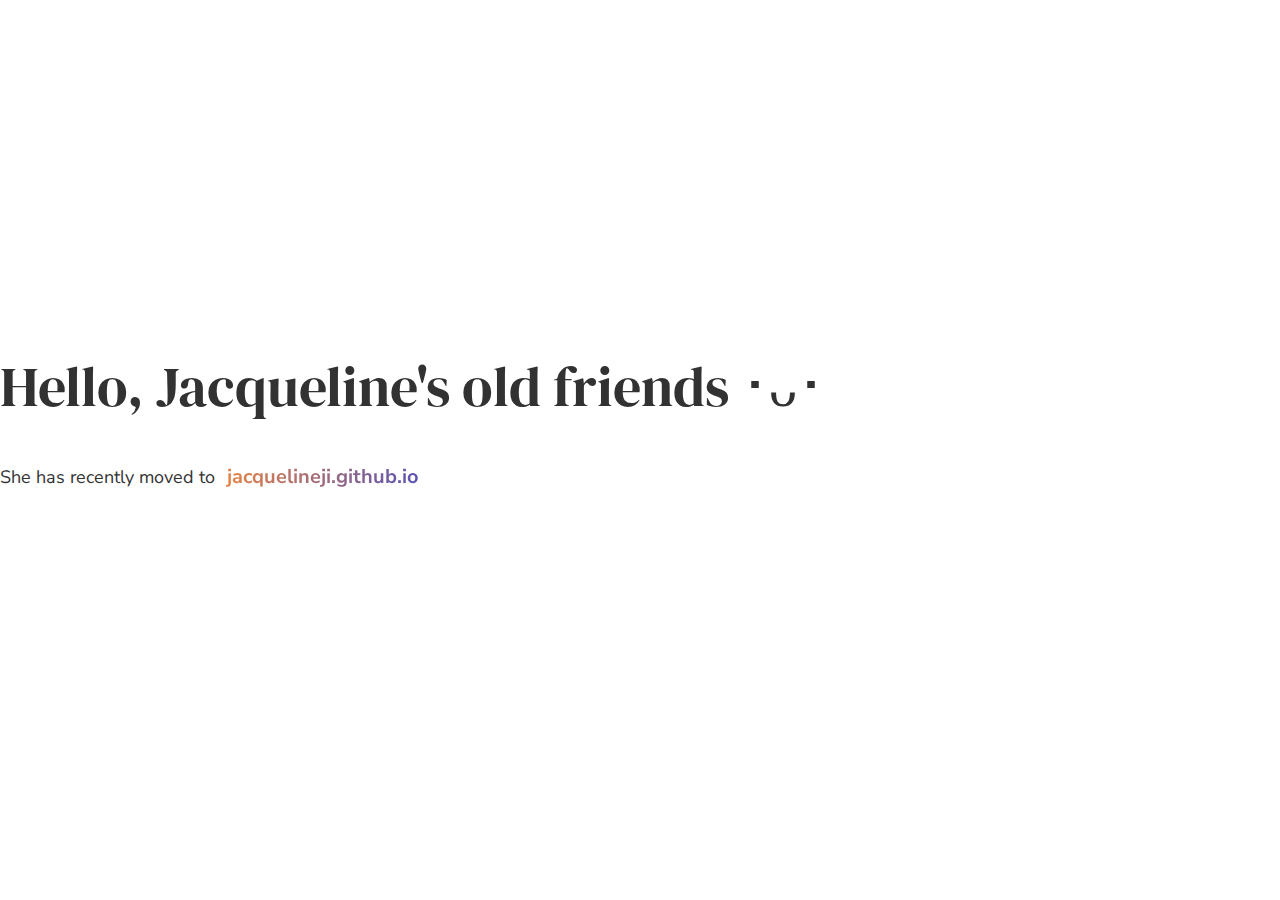
<file: index.html>
<!-- 
      .--..--..--..--..--..--.
    .' \  (`._   (_)     _   \
  .'    |  '._)         (_)  |
  \ _.')\      .----..---.   /
  |(_.'  |    /    .-\-.  \  |
  \     0|    |   ( O| O) | o|
   |  _  |  .--.____.'._.-.  |
   \ (_) | o         -` .-`  |
    |    \   |`-._ _ _ _ _\ /
    \    |   |  `. |_||_|   |
    | o  |    \_      \     |     -.   .-.
    |.-.  \     `--..-'   O |     `.`-' .'      
  _.'  .' |     `-.-'      /-.__   ' .-'
.' `-.` '.|='=.='=.='=.='=|._/_ `-'.'
`-._  `.  |________/\_____|    `-.'
   .'   ).| '=' '='\/ '=' |
   `._.`  '---------------'
           //___\   //___\          
             ||       ||
             ||_.-.   ||_.-.
            (_.--__) (_.--__)    Hi there! my code is messy but I had a lot of fun making this!! plz don't judge XD
 -->
 <!DOCTYPE html>
 <html lang="en" dir="ltr">
   <head>
     <meta charset="utf-8">
     <meta name="viewport" content="width=device-width, initial-scale=1, shrink-to-fit=no">
     <meta name="image" property="og:image" content="image/web-cover.png" />
 
 
     
     <title>Jacqueline Ji</title>
     
     <link rel="stylesheet" href="https://cdn.jsdelivr.net/npm/bootstrap@4.5.3/dist/css/bootstrap.min.css" integrity="sha384-TX8t27EcRE3e/ihU7zmQxVncDAy5uIKz4rEkgIXeMed4M0jlfIDPvg6uqKI2xXr2" crossorigin="anonymous">
     
     <link rel="stylesheet" href="styles/style.css">
     
     <link href="https://fonts.googleapis.com/css2?family=Nunito+Sans:ital,wght@0,200;0,300;0,400;0,500;0,600;0,700;1,300&display=swap" rel="stylesheet">
 
     <link rel="stylesheet" href="https://fonts.googleapis.com/icon?family=Material+Icons">
     
 <!-- Global site tag (gtag.js) - Google Analytics -->
 <script async src="https://www.googletagmanager.com/gtag/js?id=G-098KZVTMMS"></script>
 <script>
   window.dataLayer = window.dataLayer || [];
   function gtag(){dataLayer.push(arguments);}
   gtag('js', new Date());
 
   gtag('config', 'G-098KZVTMMS');
 </script>
 
 
     <link rel="shortcut icon" href="image/blue.png" type="image/x-icon">
   </head>
 
 
 
   <body>
 






    <!-- Header End -->

   

      <div class="container my-container  container-fluid ">
<!--  
        <div class="alert alert-info alert-dismissible fade show" role="alert">
          🚧 <strong>Domain moved - </strong> Visit <a  class="stretched-link"  href="https://jacquelineji.github.io/">jacquelineji.github.io</a> for most rencent content ･ᴗ･
          <button type="button" class="close" data-dismiss="alert" aria-label="Close">
            <span aria-hidden="true">&times;</span>
          </button>
        </div> -->

        <div class="row header py-md-2 py-lg-3 justify-content-center">
          
          <div class="col-12 col-md-12 col-lg-10 head py-2 py-md-0 ">
            <p class="catchphrase">Hello, Jacqueline's old friends ･ᴗ･</p>
            <br>
           <p class="intro" > She has recently moved to<a href="https://jacquelineji.github.io/" class="stretched-link brand navbar-brand gradient-text">jacquelineji.github.io</a></p>

         
          </div>
     


        </div>
      </div>

      <!-- <div class="project-bg"> -->
 
    <!-- </div> -->
  
<div class="container  container-fluid ">

  <!-- Contact me -->
     
        
      </div> 

  
  
  
  <script src="js/portfolio.js"></script> 
  <script src="https://code.jquery.com/jquery-3.2.1.slim.min.js" integrity="sha384-KJ3o2DKtIkvYIK3UENzmM7KCkRr/rE9/Qpg6aAZGJwFDMVNA/GpGFF93hXpG5KkN" crossorigin="anonymous"></script>
  <script src="https://cdnjs.cloudflare.com/ajax/libs/popper.js/1.12.9/umd/popper.min.js" integrity="sha384-ApNbgh9B+Y1QKtv3Rn7W3mgPx-mdhU9K/ScQsAP7hUibX39j7fakFPskvXusvfa0b4Q" crossorigin="anonymous"></script>
  <script src="https://maxcdn.bootstrapcdn.com/bootstrap/4.0.0/js/bootstrap.min.js" integrity="sha384-JZR6Spejh4U02d8jOt6vLEHfe/JQGiRRSQQxSfFWpi1MquVdAyjUar5+76PVCmYl" crossorigin="anonymous"></script>
  
  
    </body>
  </html>
</file>
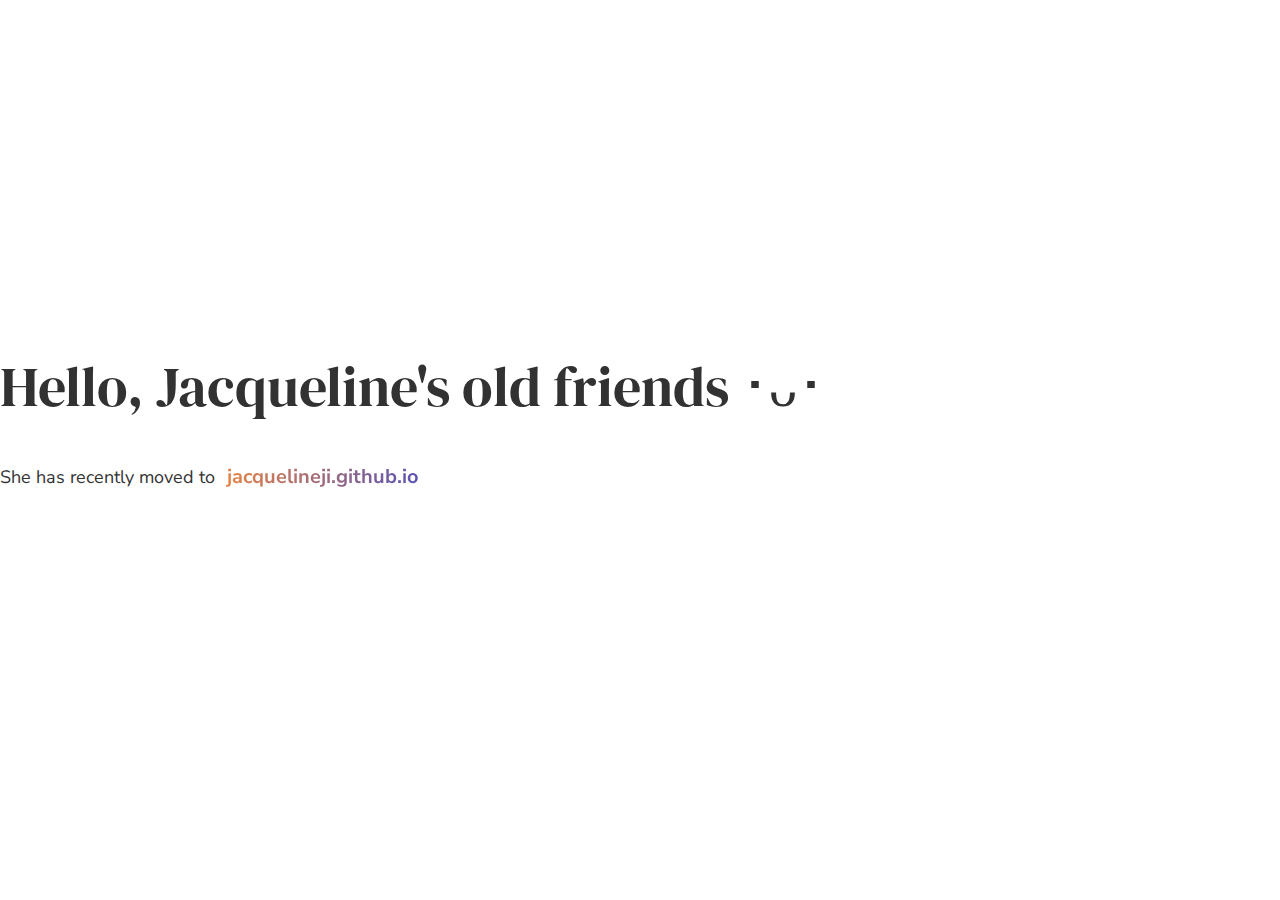
<file: about.html>
<!-- 
      .--..--..--..--..--..--.
    .' \  (`._   (_)     _   \
  .'    |  '._)         (_)  |
  \ _.')\      .----..---.   /
  |(_.'  |    /    .-\-.  \  |
  \     0|    |   ( O| O) | o|
   |  _  |  .--.____.'._.-.  |
   \ (_) | o         -` .-`  |
    |    \   |`-._ _ _ _ _\ /
    \    |   |  `. |_||_|   |
    | o  |    \_      \     |     -.   .-.
    |.-.  \     `--..-'   O |     `.`-' .'      
  _.'  .' |     `-.-'      /-.__   ' .-'
.' `-.` '.|='=.='=.='=.='=|._/_ `-'.'
`-._  `.  |________/\_____|    `-.'
   .'   ).| '=' '='\/ '=' |
   `._.`  '---------------'
           //___\   //___\          
             ||       ||
             ||_.-.   ||_.-.
            (_.--__) (_.--__)    Hellooooooooooo
 -->



<!DOCTYPE html>
<html lang="en" dir="ltr">
  <head>
    <meta charset="utf-8">
    <meta name="viewport" content="width=device-width, initial-scale=1, shrink-to-fit=no">
    <title>About | Jacqueline Ji</title>
    
    <link rel="stylesheet" href="https://cdn.jsdelivr.net/npm/bootstrap@4.5.3/dist/css/bootstrap.min.css" integrity="sha384-TX8t27EcRE3e/ihU7zmQxVncDAy5uIKz4rEkgIXeMed4M0jlfIDPvg6uqKI2xXr2" crossorigin="anonymous">
    
    <link rel="stylesheet" href="styles/style.css">
    
    <link href="https://fonts.googleapis.com/css2?family=Nunito+Sans:ital,wght@0,200;0,300;0,400;0,600;0,700;1,300&display=swap" rel="stylesheet">
    <link rel="stylesheet" href="https://fonts.googleapis.com/icon?family=Material+Icons">
    
    <title>Jacqueline Ji</title>
    <!-- <link rel='stylesheet' href='https://unpkg.com/emoji.css/dist/emoji.min.css'> -->

   <!-- Global site tag (gtag.js) - Google Analytics -->



   <script async src="https://www.googletagmanager.com/gtag/js?id=G-098KZVTMMS"></script>
<script>
  window.dataLayer = window.dataLayer || [];
  function gtag(){dataLayer.push(arguments);}
  gtag('js', new Date());

  gtag('config', 'G-098KZVTMMS');
</script>



<link rel="shortcut icon" href="image/blue.png" type="image/x-icon">
  </head>



  <body>
    <!-- <div id="my-nav">
    <header class="site-header">
      <div class="wrapper site-header__wrapper">
        <div class="site-header__start">
          <a href="index.html" class="brand navbar-brand gradient-text">Jacqueline Ji</a>
         
        </div>
        <div class="site-header__middle">
          <nav class="nav">
            <button class="nav__toggle" aria-expanded="false" type="button">
              <i class="material-icons sm-icon">menu</i>
            </button>
            <ul class="nav__wrapper">
                
  
              <li class="nav__item "><a href="index.html">Work</a></li>
              <li class="nav__item active"><a href="about.html">About</a></li>
              <li class="nav__item ext-link"><a target="_blank" href="https://drive.google.com/file/d/1cSMUrTVeSQa-gBX3y5DPy2ZeYbupSTVC/view?usp=sharing">Resume<i class="material-icons sm-icon">north_east</i></a></li>
              
            </ul>
          </nav>
        </div>
        <div class="site-header__end">
          <div class="language" >
            <a href="https://jacquelineji7.github.io/portfolio/about" class="CN">
              <i class="material-icons">language</i>中文</a>
          </div>
    
        </div>
      </div>
    </header>
  </div> -->
    <!-- Header End -->


    <div class="container my-container  container-fluid ">


      <div class="row header py-md-2 py-lg-3 justify-content-center">
        
        <div class="col-12 col-md-12 col-lg-10 head py-2 py-md-0 ">
          <p class="catchphrase">Hello, Jacqueline's old friends ･ᴗ･</p>
          <br>
         <p class="intro" > She has recently moved to<a href="https://jacquelineji.github.io/" class="stretched-link brand navbar-brand gradient-text">jacquelineji.github.io</a></p>

       
        </div>
   


      </div>
    </div>

<!-- 
      <div class="container my-container container-fluid ">
        <div class="row my-row header py-md-2 py-lg-3 justify-content-center">
   
          <div class="col-12 col-md-6 col-lg-6 head ">
            <p class="catchphrase-about" >Hi again,</p>
            <br>
           <p>My name is Jacqueline. My Chinese name is Yilan(逸岚). I'm a product designer and a Business & Design student @UWaterloo. I love solving complex problems with a data-driven mindset, an empathic approach, and an open mind. </p>
           <br>
           <p>When I'm not designing, I love listening to podcasts & audiobooks, making food, drinking lots of coffee and doodling at coffee shops. </p>
          </div>
          
          <div class="col-12  col-md-6 col-lg-4 head ">
            <img src="image/landscape-pd.jpg" class="pd img-fluid" alt="profile">
          </div>
          
        </div>
          
          <div class="row order-3 about-gallery-row" >
           
            
           
            <div class="col-3 about-gallery">
              <img class="img-fluid img-round" src="image/about3.jpg" alt="illustration">
              <p class="grey-text"  >My home coffee table since wfh :D</p>
            </div>
            <div class="col-3 about-gallery">
              <img class="img-fluid img-round" src="image/about2.jpg" alt="illustration">
            </div>
            
            <div class="col-3 about-gallery">
              <img class="img-fluid img-round" src="image/about1.png" alt="illustration">
            </div>
            <div class="col-3 about-gallery">
              <img class="img-fluid img-round" src="image/about4.jpg" alt="illustration">
            </div>
          </div>
             <div class="my-row order-4" >
  
          <div class="outro" >
            <p class="get-in-touch" >Get in touch with me!</p>
            <p>Email me at <a  class="contact-link" href="mailto: y88ji@uwaterloo.ca"> y88ji@uwaterloo.ca</a> </p>
            <p><a class="contact-link"  target="_blank" href=" https://www.linkedin.com/in/jacqueline-ji/"> LinkedIn<i class="material-icons sm-icon">north_east</i></a> </p>
            <p class="made-with">Made with ❤ in Toronto</p>
        </div>
        </div>
   
      
    </div>  -->

<script src="js/header-7.js"></script>
<script src="https://code.jquery.com/jquery-3.2.1.slim.min.js" integrity="sha384-KJ3o2DKtIkvYIK3UENzmM7KCkRr/rE9/Qpg6aAZGJwFDMVNA/GpGFF93hXpG5KkN" crossorigin="anonymous"></script>
<script src="https://cdnjs.cloudflare.com/ajax/libs/popper.js/1.12.9/umd/popper.min.js" integrity="sha384-ApNbgh9B+Y1QKtv3Rn7W3mgPx-mdhU9K/ScQsAP7hUibX39j7fakFPskvXusvfa0b4Q" crossorigin="anonymous"></script>
<script src="https://maxcdn.bootstrapcdn.com/bootstrap/4.0.0/js/bootstrap.min.js" integrity="sha384-JZR6Spejh4U02d8jOt6vLEHfe/JQGiRRSQQxSfFWpi1MquVdAyjUar5+76PVCmYl" crossorigin="anonymous"></script>


  </body>
</html>
</file>
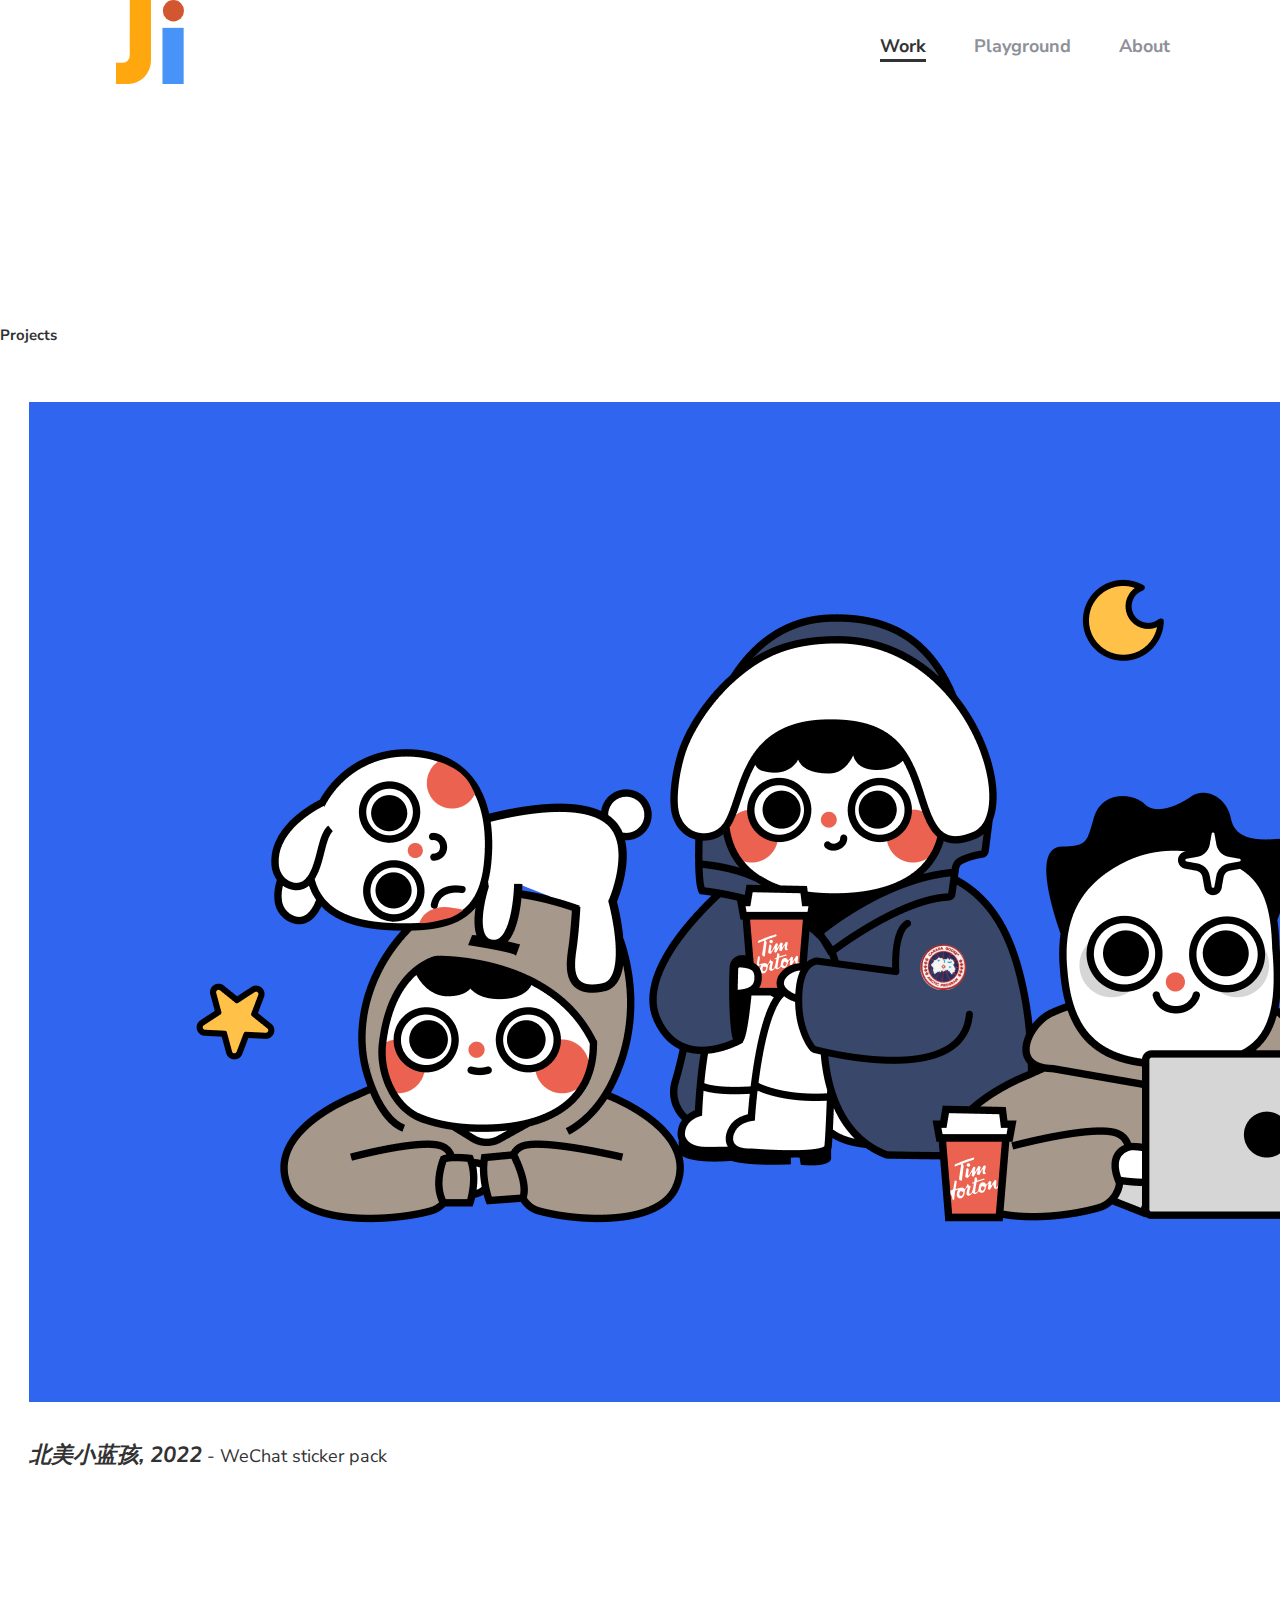
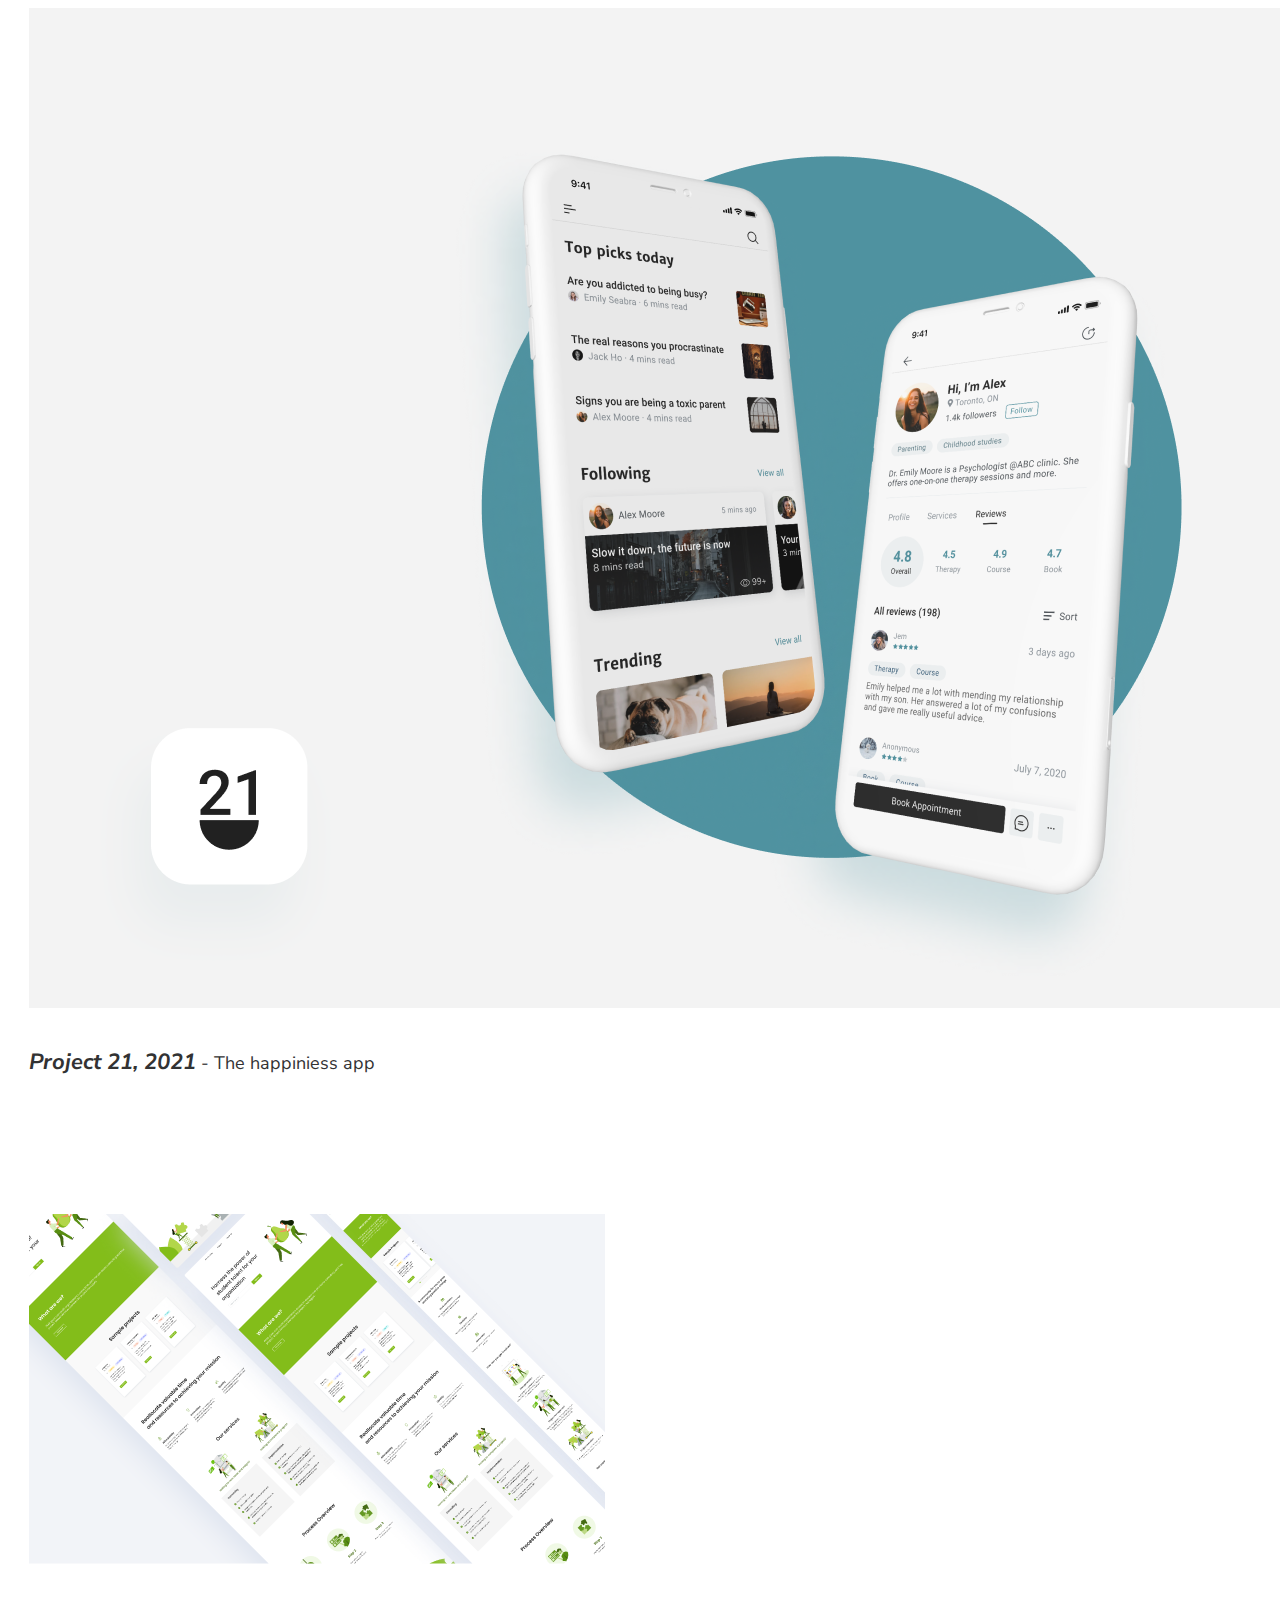
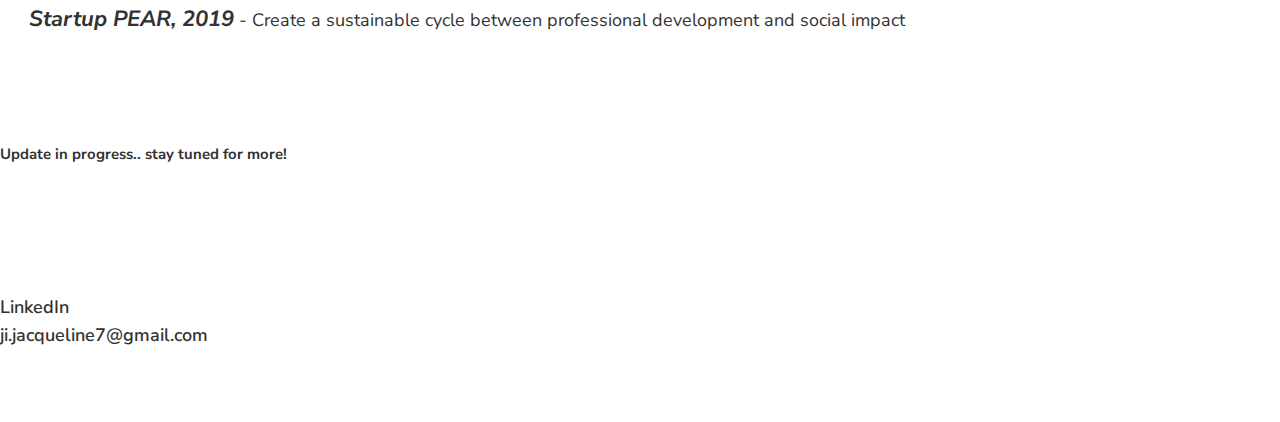
<file: playground.html>
<!-- 
      .--..--..--..--..--..--.
    .' \  (`._   (_)     _   \
  .'    |  '._)         (_)  |
  \ _.')\      .----..---.   /
  |(_.'  |    /    .-\-.  \  |
  \     0|    |   ( O| O) | o|
   |  _  |  .--.____.'._.-.  |
   \ (_) | o         -` .-`  |
    |    \   |`-._ _ _ _ _\ /
    \    |   |  `. |_||_|   |
    | o  |    \_      \     |     -.   .-.
    |.-.  \     `--..-'   O |     `.`-' .'      
  _.'  .' |     `-.-'      /-.__   ' .-'
.' `-.` '.|='=.='=.='=.='=|._/_ `-'.'
`-._  `.  |________/\_____|    `-.'
   .'   ).| '=' '='\/ '=' |
   `._.`  '---------------'
           //___\   //___\          
             ||       ||
             ||_.-.   ||_.-.
            (_.--__) (_.--__)    Hi there! my code is messy but I had a lot of fun making this!! plz don't judge XD
 -->
 <!DOCTYPE html>
 <html lang="en" dir="ltr">
   <head>
     <meta charset="utf-8">
     <meta name="viewport" content="width=device-width, initial-scale=1, shrink-to-fit=no">
     <meta name="image" property="og:image" content="image/web-cover.png" />

 
     
     <title>Jacqueline Ji Portfolio</title>
     
     <link rel="stylesheet" href="https://cdn.jsdelivr.net/npm/bootstrap@4.5.3/dist/css/bootstrap.min.css" integrity="sha384-TX8t27EcRE3e/ihU7zmQxVncDAy5uIKz4rEkgIXeMed4M0jlfIDPvg6uqKI2xXr2" crossorigin="anonymous">
     
     <link rel="stylesheet" href="styles/style.css">
     
     <link href="https://fonts.googleapis.com/css2?family=Nunito+Sans:ital,wght@0,200;0,300;0,400;0,500;0,600;0,700;1,300&display=swap" rel="stylesheet">
 
     <link rel="stylesheet" href="https://fonts.googleapis.com/icon?family=Material+Icons">
     
     
 <!-- Global site tag (gtag.js) - Google Analytics -->
 <script async src="https://www.googletagmanager.com/gtag/js?id=G-098KZVTMMS"></script>
 <script>
   window.dataLayer = window.dataLayer || [];
   function gtag(){dataLayer.push(arguments);}
   gtag('js', new Date());
 
   gtag('config', 'G-098KZVTMMS');
 </script>
 
 
     <link rel="shortcut icon" href="image/blue.png" type="image/x-icon">
   </head>
 
 
 
   <body>



 
    <!-- Header End -->

    <div class="container container-fluid ">
       <div id="my-nav" class="">
      
      <header class="site-header">
        <div class="wrapper site-header__wrapper">
          <div class="site-header__start">
            <a href="#"  class="brand navbar-brand"><img src="image/ji.svg" id="logo" alt=""></a>
          </div>

          <div class="site-header__middle">
            <nav class="nav">
             
              <ul class="nav__wrapper">
                <li class="nav__item active"><a href="index.html">Work</a></li>
                <li class="nav__item"><a href="#">Playground</a></li>
                <li class="nav__item"><a href="about.html">About</a></li>
            
              </ul>
            </nav>
  
          </div>
     
          <button class="nav__toggle" aria-expanded="false" type="button" data-ol-has-click-handler="">
            <i class="icon-toggle material-icons sm-icon" >menu</i>
          </button>

  
        </div>
      </header>
    </div>
    </div>

     <div class="container my-container container-fluid  ">


        <div class="row header py-md-2 py-lg-3 justify-content-center">
          

          
           
      </div>
      


        </div>
      </div>

      <div class="project-bg">


      <div class="container  container-fluid">
        <div class="section-block">  
        <h5>Projects</h5>

        <div class="row project-block py-md-2 py-lg-3 work-projects ">


          <div class="col-12 col-md-4 my-col py-2 py-md-0 ">

            <div class="card h-100" >
      
            <div class="img-wrapper">
            <img class="card-img-top" src="image/jo.png" alt="Card image cap">
            
      
         </div>
        
            <div class="card-body" href="projects/uber.html">
  
              <a class="stretched-link"target="_blank" href="https://woodflampoefoam.notion.site/93c42be9fe0340c18c4e7870dc78129d?pvs=4"></a>
              
              <p class="project-one-line"> <em class="project-title" >北美小蓝孩, 2022</em> - WeChat sticker pack</p>


            </div>

            

          
        </div>

        </div>
      


          <div class="col-12 col-md-4 my-col py-2 py-md-0 ">

            <div class="card h-100" >
      
            <div class="img-wrapper">
            <img class="card-img-top" src="image/21.png" alt="Card image cap">
            
      
         </div>
        
            <div class="card-body" href="projects/uber.html">
  
              <a class="stretched-link"target="_blank" href="https://woodflampoefoam.notion.site/Project-21-58d4c9ee5fac4a52aa43914ee72d13c4?pvs=4" ></a>
              
              <p class="project-one-line"> <em class="project-title" >Project 21, 2021</em> - The happiniess app</p>


            </div>

            

          
        </div>

        </div>
          <div class="col-12 col-md-4 my-col py-2 py-md-0 ">
            <div class="card h-100" >
              <div class="img-wrapper">
                <img class="card-img-top" src="image/pear.png" alt="Card image cap">
  
              </div>
              <div class="card-body">
                <a class="stretched-link" target="_blank" href="https://woodflampoefoam.notion.site/Startup-PEAR-373446c5168a4ca8bc1abe18f3029c8f?pvs=4"></a>

                <p class="project-one-line"><em class="project-title" >Startup PEAR, 2019</em> - Create a sustainable cycle between professional development and social impact
                  </p>
           
              </div>
            </div>
          </div>




      </div>

     
    </div>

    <div class="section-block">
      <h5>Update in progress.. stay tuned for more!</h5>
      <br>
    </div>

    
<!-- 


</div> -->
      
    </div>
  
<div class="container  container-fluid ">

  <!-- Contact me -->
        <div class="row my-row project-block py-md-2 py-lg-3">
          <div class="col-12 my-col py-2 py-md-0 outro">
          <!-- <p class="get-in-touch" >Get in touch with me!</p> -->
          
          <p><a class="contact-link"  target="_blank" href=" https://www.linkedin.com/in/jacqueline-ji/"> LinkedIn<i class="material-icons sm-icon">north_east</i></a> </p>
          <p> <a  class="contact-link" href="mailto: ji.jacqueline7@gmail.com"> ji.jacqueline7@gmail.com</a> </p>
          <!-- <p class="made-with">Made with ❤ in Toronto</p> -->
          </div>
        </div>
        
      </div> 

  
  
  
  <script src="js/portfolio.js"></script> 
  <script src="https://code.jquery.com/jquery-3.2.1.slim.min.js" integrity="sha384-KJ3o2DKtIkvYIK3UENzmM7KCkRr/rE9/Qpg6aAZGJwFDMVNA/GpGFF93hXpG5KkN" crossorigin="anonymous"></script>
  <script src="https://cdnjs.cloudflare.com/ajax/libs/popper.js/1.12.9/umd/popper.min.js" integrity="sha384-ApNbgh9B+Y1QKtv3Rn7W3mgPx-mdhU9K/ScQsAP7hUibX39j7fakFPskvXusvfa0b4Q" crossorigin="anonymous"></script>
  <script src="https://maxcdn.bootstrapcdn.com/bootstrap/4.0.0/js/bootstrap.min.js" integrity="sha384-JZR6Spejh4U02d8jOt6vLEHfe/JQGiRRSQQxSfFWpi1MquVdAyjUar5+76PVCmYl" crossorigin="anonymous"></script>
  
  
    </body>
  </html>
</file>
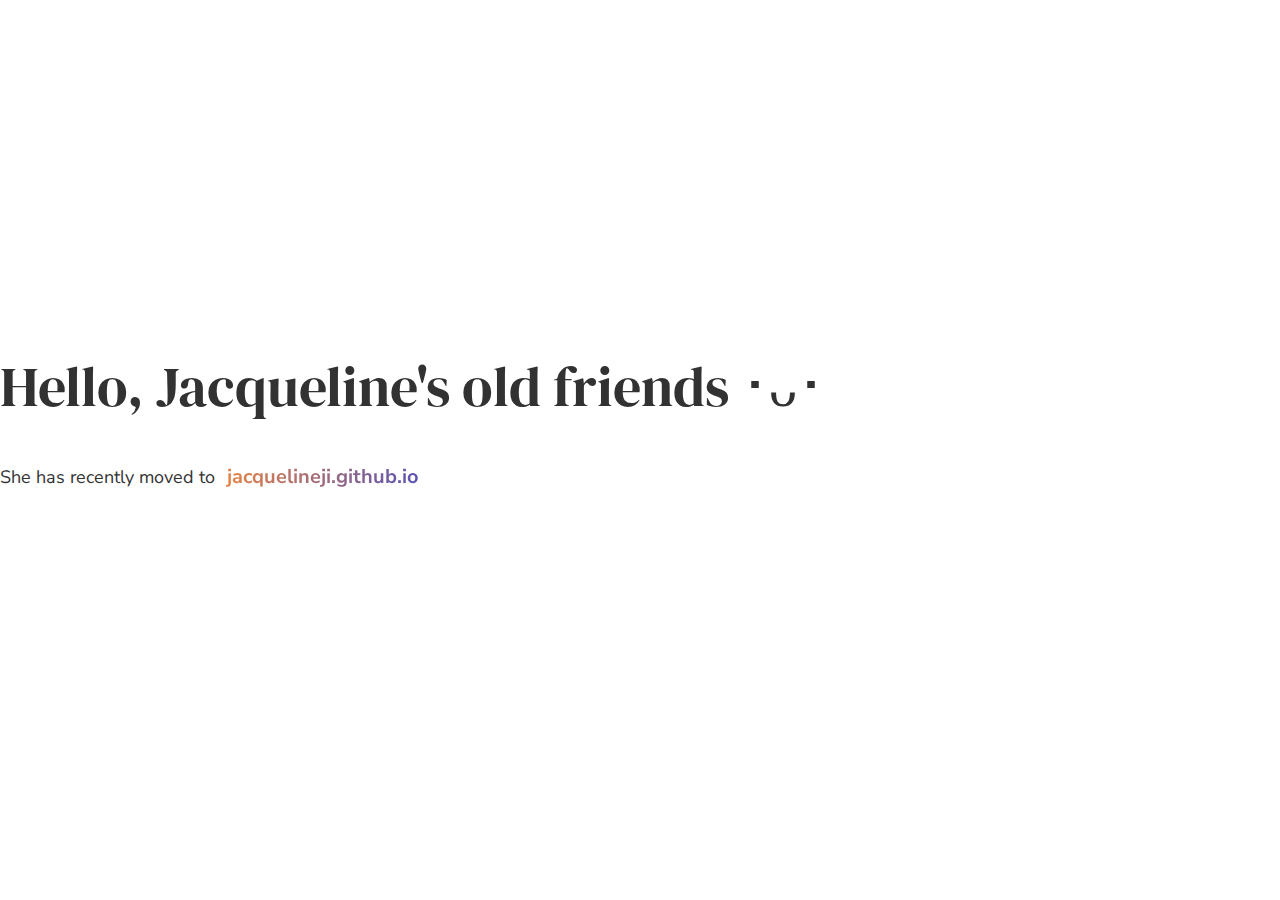
<file: projects/21.html>
<!-- 
      .--..--..--..--..--..--.
    .' \  (`._   (_)     _   \
  .'    |  '._)         (_)  |
  \ _.')\      .----..---.   /
  |(_.'  |    /    .-\-.  \  |
  \     0|    |   ( O| O) | o|
   |  _  |  .--.____.'._.-.  |
   \ (_) | o         -` .-`  |
    |    \   |`-._ _ _ _ _\ /
    \    |   |  `. |_||_|   |
    | o  |    \_      \     |     -.   .-.
    |.-.  \     `--..-'   O |     `.`-' .'      
  _.'  .' |     `-.-'      /-.__   ' .-'
.' `-.` '.|='=.='=.='=.='=|._/_ `-'.'
`-._  `.  |________/\_____|    `-.'
   .'   ).| '=' '='\/ '=' |
   `._.`  '---------------'
           //___\   //___\          
             ||       ||
             ||_.-.   ||_.-.
            (_.--__) (_.--__)    Hellooooooooooo
 -->



<!DOCTYPE html>
<html lang="en" dir="ltr">
  <head>
    <meta charset="utf-8">
    <meta name="viewport" content="width=device-width, initial-scale=1, shrink-to-fit=no">
    <title>Project 21 | Jacqueline Ji</title>
    <link rel="stylesheet" href="https://cdn.jsdelivr.net/npm/bootstrap@4.5.3/dist/css/bootstrap.min.css" integrity="sha384-TX8t27EcRE3e/ihU7zmQxVncDAy5uIKz4rEkgIXeMed4M0jlfIDPvg6uqKI2xXr2" crossorigin="anonymous">
    
    <link rel="stylesheet" href="../styles/style.css">
    <link rel="stylesheet" href="https://fonts.googleapis.com/icon?family=Material+Icons">
    
    <link href="https://fonts.googleapis.com/css2?family=Nunito+Sans:ital,wght@0,200;0,300;0,400;0,600;0,700;1,300&display=swap" rel="stylesheet">

   <!-- Global site tag (gtag.js) - Google Analytics -->
<script async src="https://www.googletagmanager.com/gtag/js?id=G-098KZVTMMS"></script>
<script>
  window.dataLayer = window.dataLayer || [];
  function gtag(){dataLayer.push(arguments);}
  gtag('js', new Date());

  gtag('config', 'G-098KZVTMMS');
</script>
<link rel="shortcut icon" href="../image/blue.png" type="image/x-icon">
  </head>
 <body>
   
  <div class="container my-container  container-fluid ">


    <div class="row header py-md-2 py-lg-3 justify-content-center">
      
      <div class="col-12 col-md-12 col-lg-10 head py-2 py-md-0 ">
        <p class="catchphrase">Hello, Jacqueline's old friends ･ᴗ･</p>
        <br>
       <p class="intro" > She has recently moved to<a href="https://jacquelineji.github.io/" class="stretched-link brand navbar-brand gradient-text">jacquelineji.github.io</a></p>

     
      </div>
 


    </div>
  </div>

 </body>
</html>
</file>
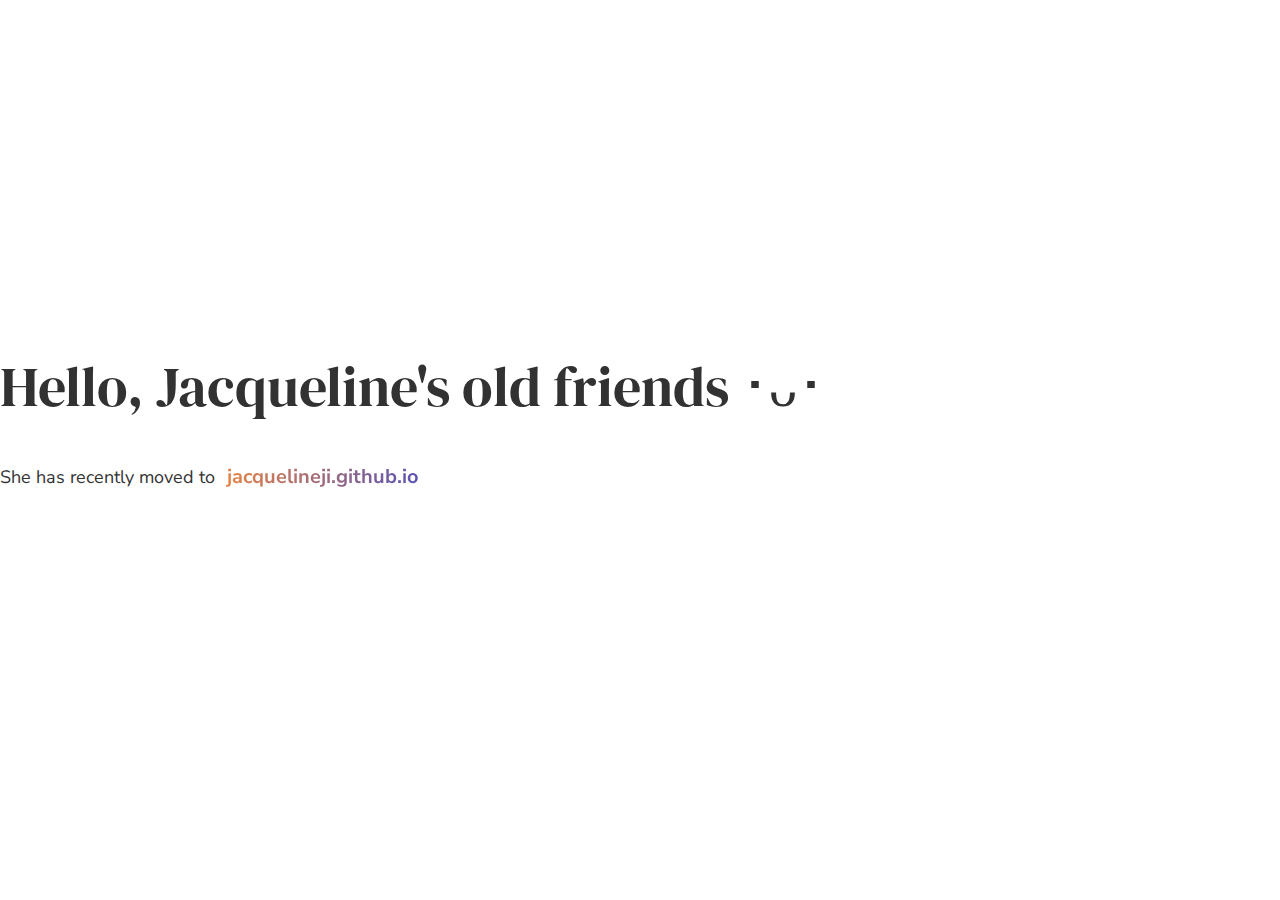
<file: projects/design.html>
<!-- 
      .--..--..--..--..--..--.
    .' \  (`._   (_)     _   \
  .'    |  '._)         (_)  |
  \ _.')\      .----..---.   /
  |(_.'  |    /    .-\-.  \  |
  \     0|    |   ( O| O) | o|
   |  _  |  .--.____.'._.-.  |
   \ (_) | o         -` .-`  |
    |    \   |`-._ _ _ _ _\ /
    \    |   |  `. |_||_|   |
    | o  |    \_      \     |     -.   .-.
    |.-.  \     `--..-'   O |     `.`-' .'      
  _.'  .' |     `-.-'      /-.__   ' .-'
.' `-.` '.|='=.='=.='=.='=|._/_ `-'.'
`-._  `.  |________/\_____|    `-.'
   .'   ).| '=' '='\/ '=' |
   `._.`  '---------------'
           //___\   //___\          
             ||       ||
             ||_.-.   ||_.-.
            (_.--__) (_.--__)    Hellooooooooooo
 -->



<!DOCTYPE html>
<html lang="en" dir="ltr">
  <head>
    <meta charset="utf-8">
    <meta name="viewport" content="width=device-width, initial-scale=1, shrink-to-fit=no">
    <title>Design | Jacqueline</title>
    <link rel="stylesheet" href="https://cdn.jsdelivr.net/npm/bootstrap@4.5.3/dist/css/bootstrap.min.css" integrity="sha384-TX8t27EcRE3e/ihU7zmQxVncDAy5uIKz4rEkgIXeMed4M0jlfIDPvg6uqKI2xXr2" crossorigin="anonymous">
    
    <link rel="stylesheet" href="../styles/style.css">
    <link rel="stylesheet" href="https://fonts.googleapis.com/icon?family=Material+Icons">
    
    <link href="https://fonts.googleapis.com/css2?family=Nunito+Sans:ital,wght@0,200;0,300;0,400;0,600;0,700;1,300&display=swap" rel="stylesheet">
    <!-- <link rel='stylesheet' href='https://unpkg.com/emoji.css/dist/emoji.min.css'> -->
   <!-- Global site tag (gtag.js) - Google Analytics -->
<script async src="https://www.googletagmanager.com/gtag/js?id=G-098KZVTMMS"></script>
<script>
  window.dataLayer = window.dataLayer || [];
  function gtag(){dataLayer.push(arguments);}
  gtag('js', new Date());

  gtag('config', 'G-098KZVTMMS');
</script>
<link rel="shortcut icon" href="../image/blue.png" type="image/x-icon">
  </head>
  <body>
   
    <div class="container my-container  container-fluid ">
  
  
      <div class="row header py-md-2 py-lg-3 justify-content-center">
        
        <div class="col-12 col-md-12 col-lg-10 head py-2 py-md-0 ">
          <p class="catchphrase">Hello, Jacqueline's old friends ･ᴗ･</p>
          <br>
         <p class="intro" > She has recently moved to<a href="https://jacquelineji.github.io/" class="stretched-link brand navbar-brand gradient-text">jacquelineji.github.io</a></p>
  
       
        </div>
   
  
  
      </div>
    </div>
  
   </body>
</html>
</file>
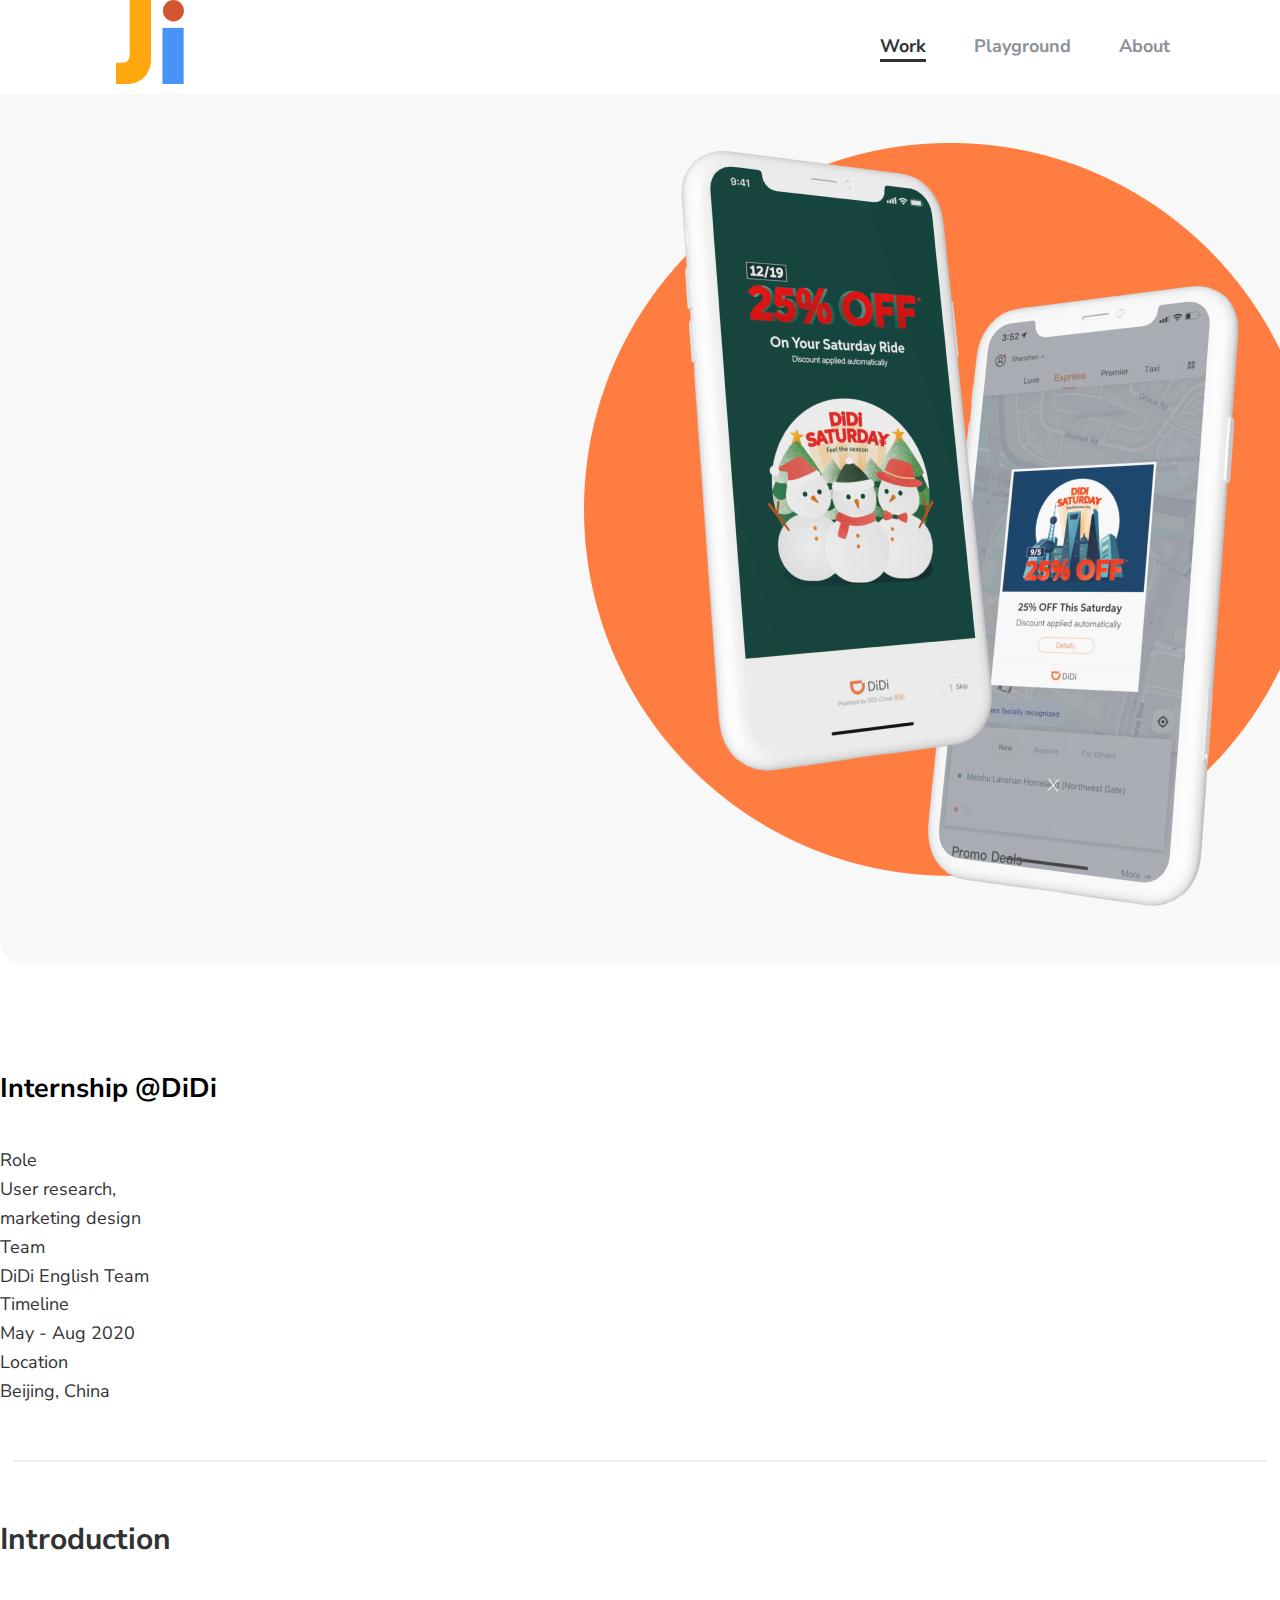
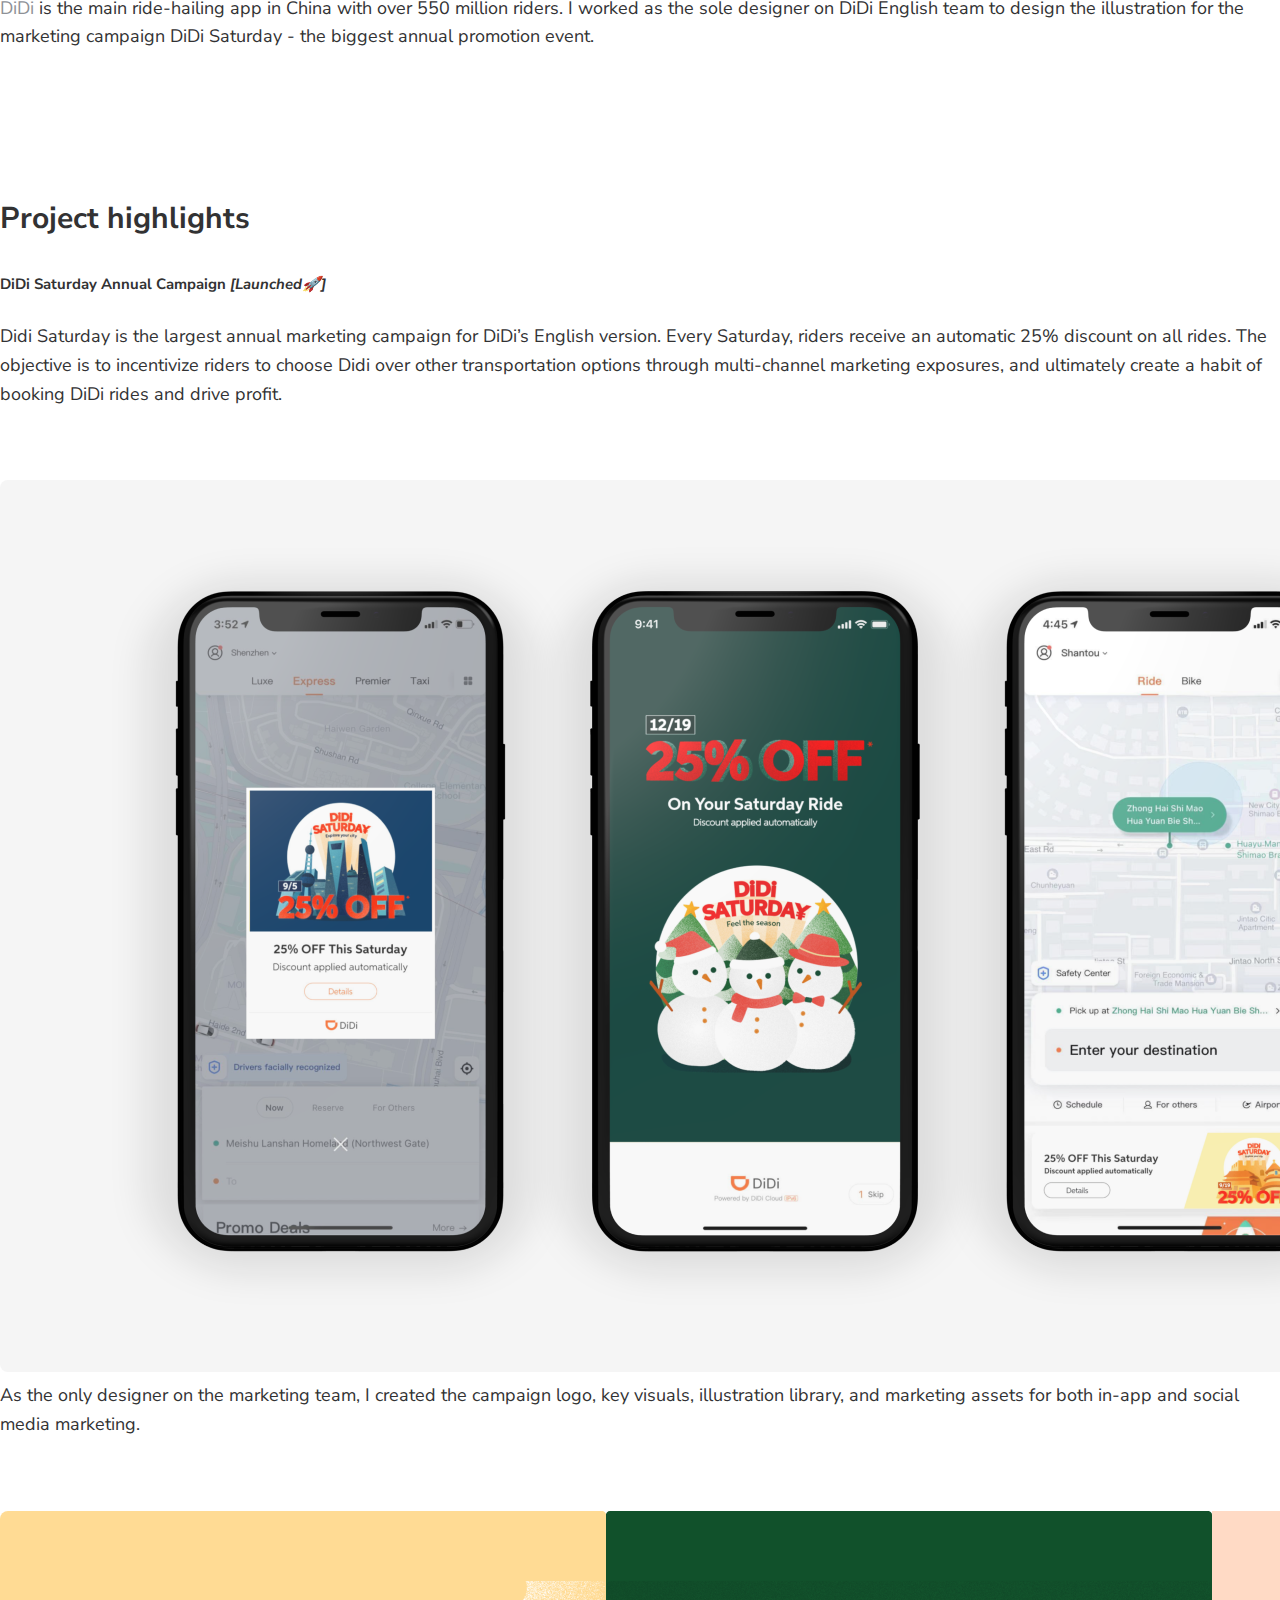
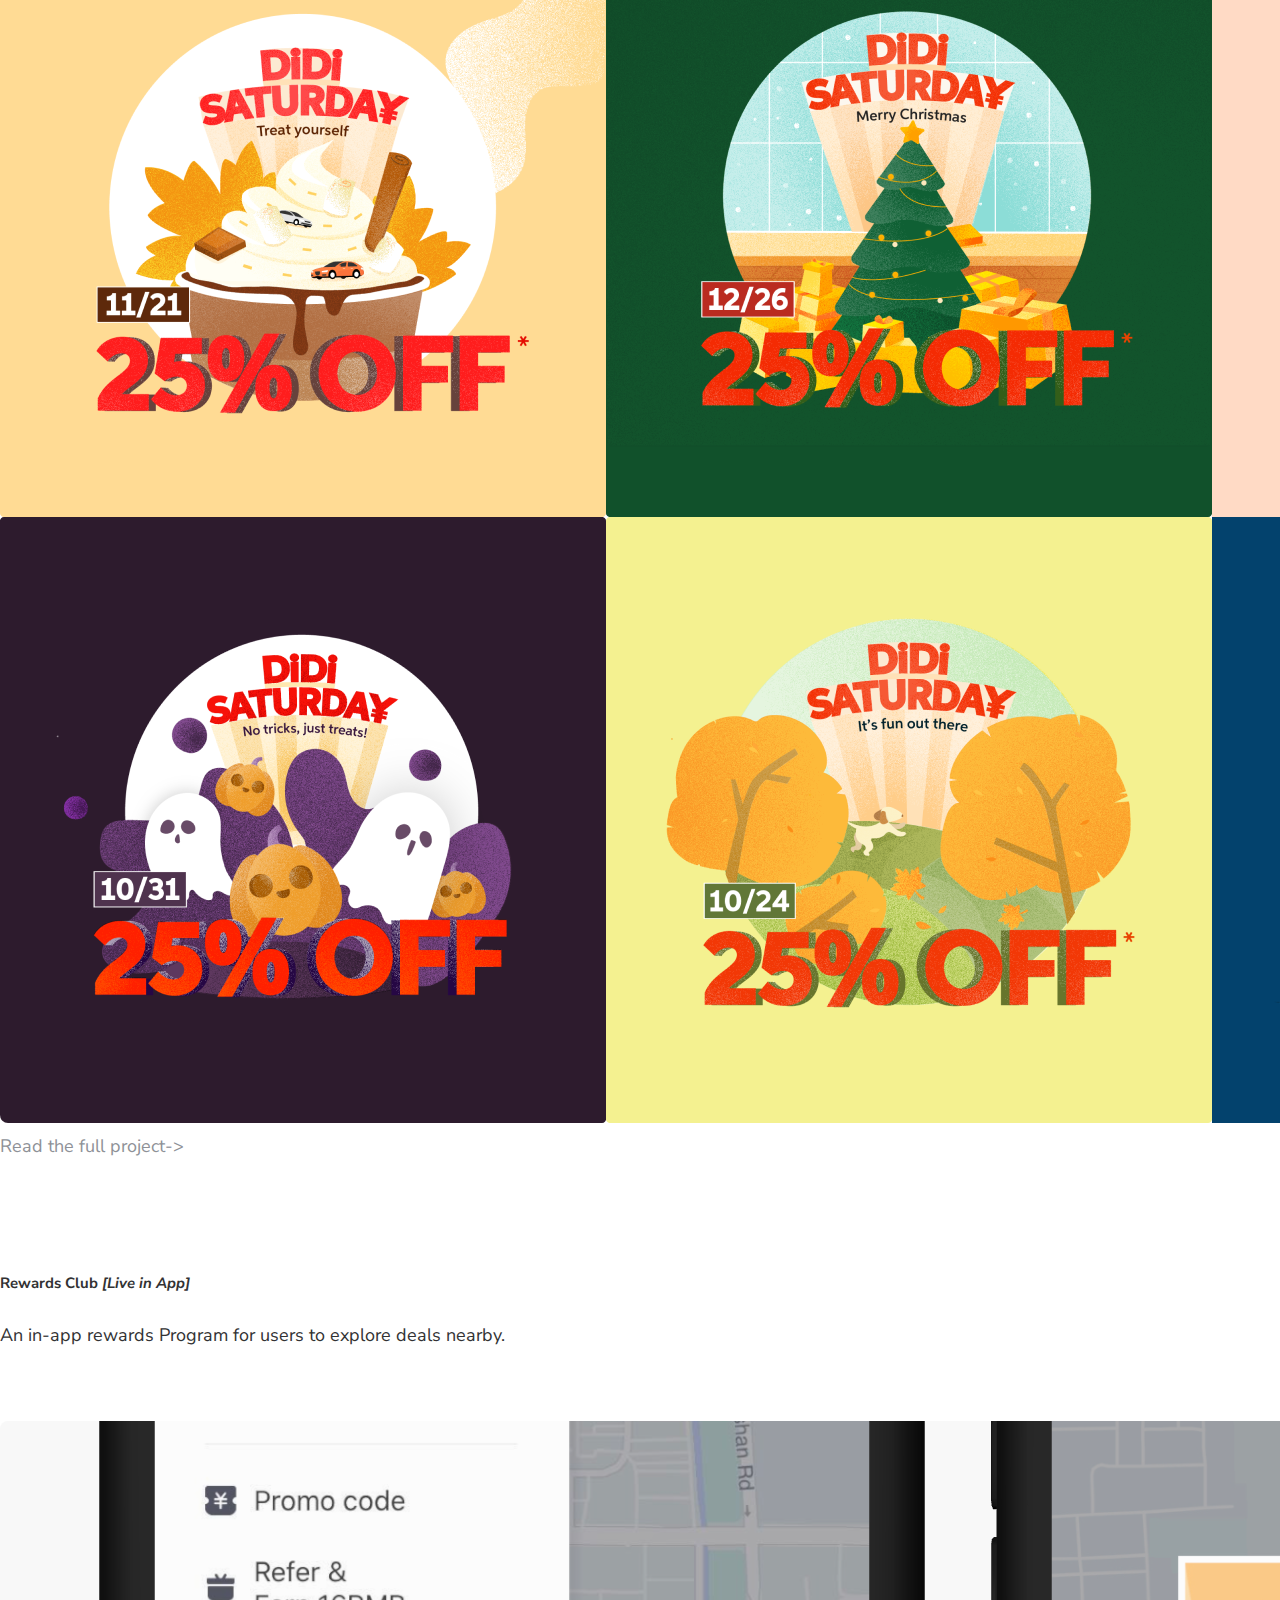
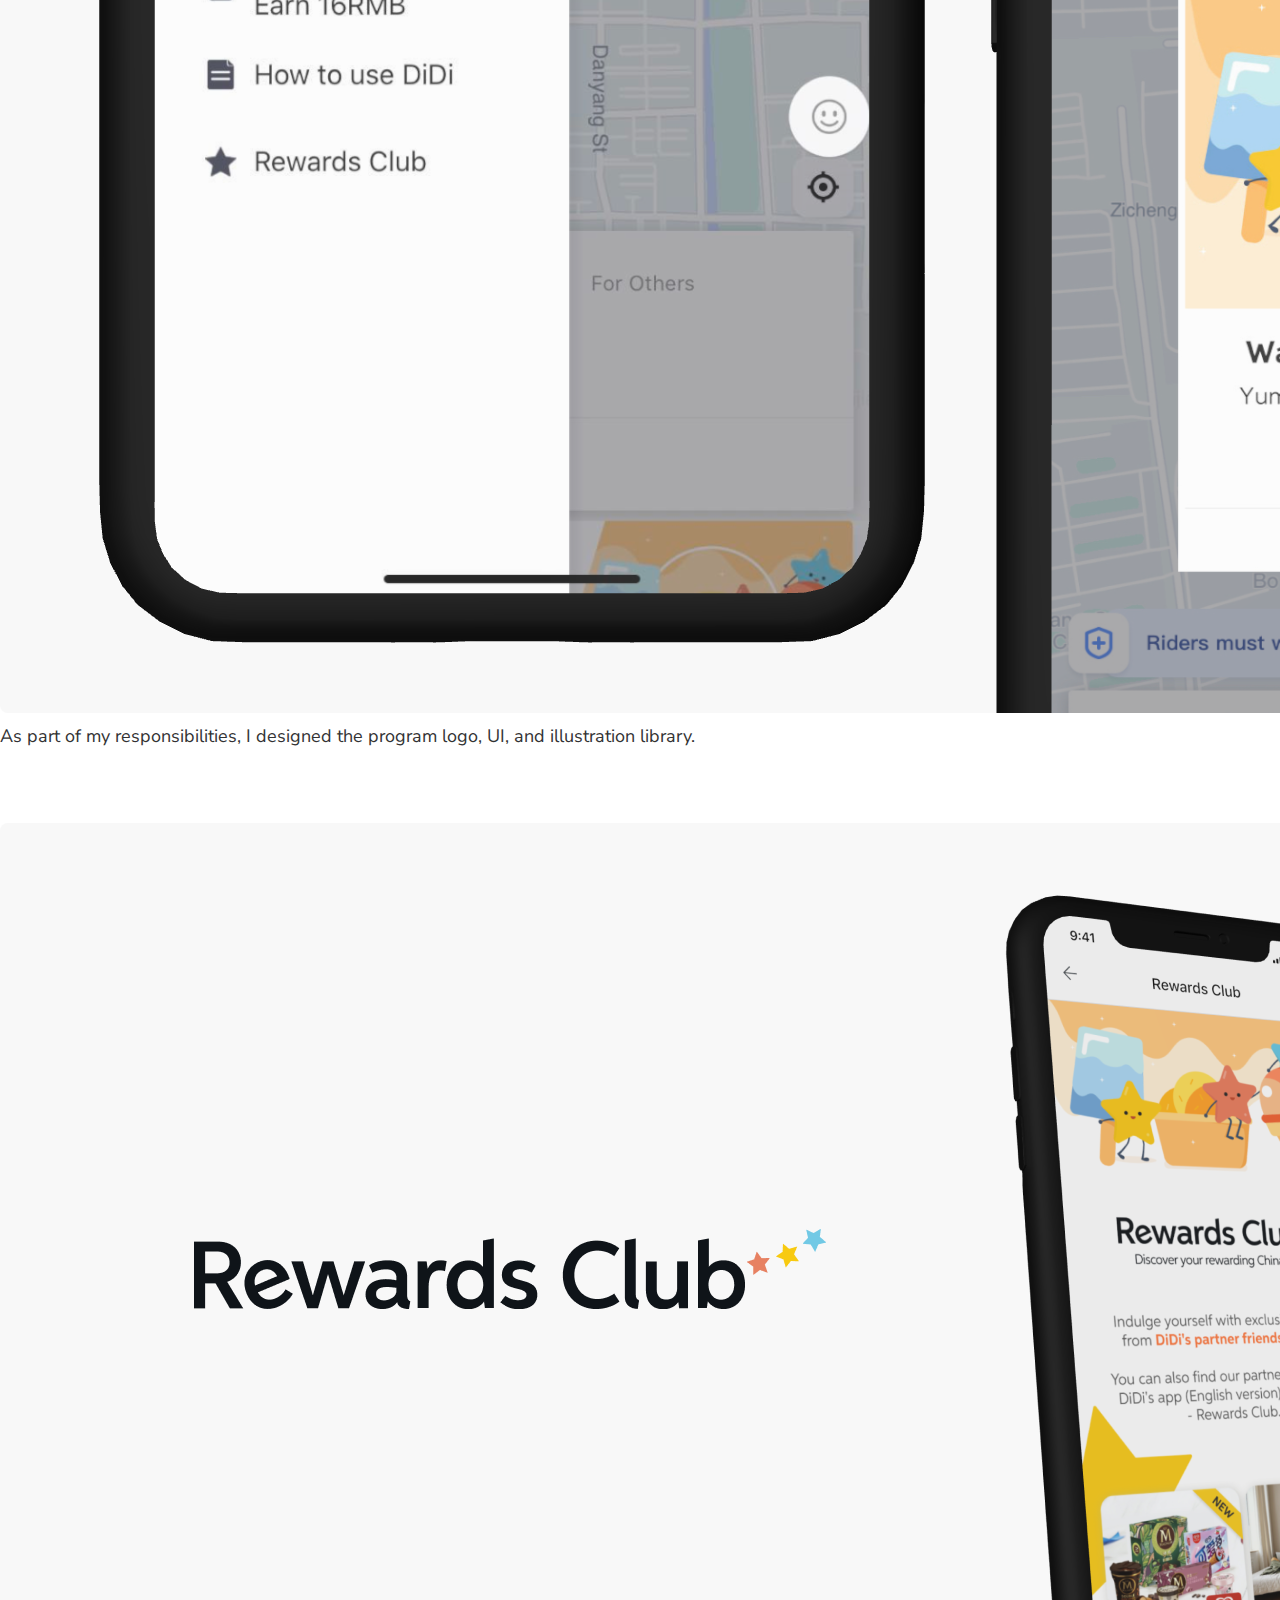
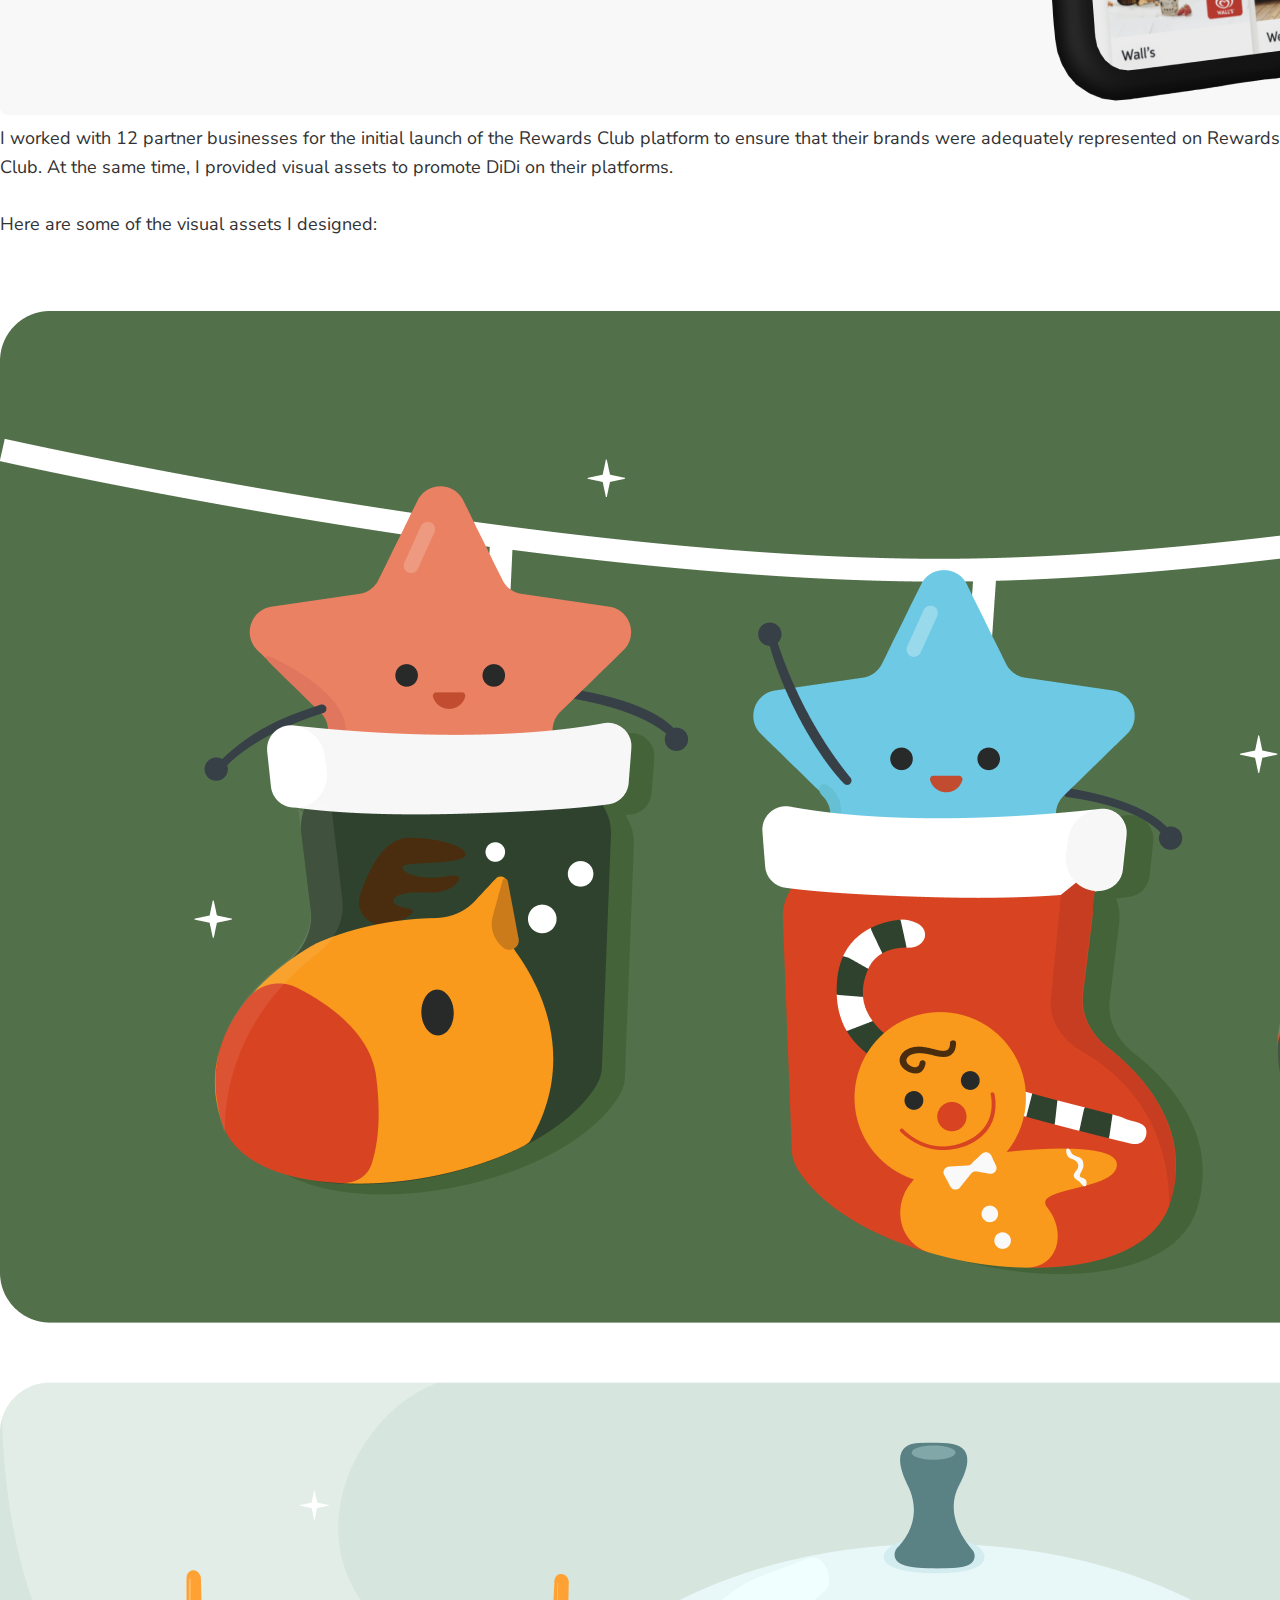
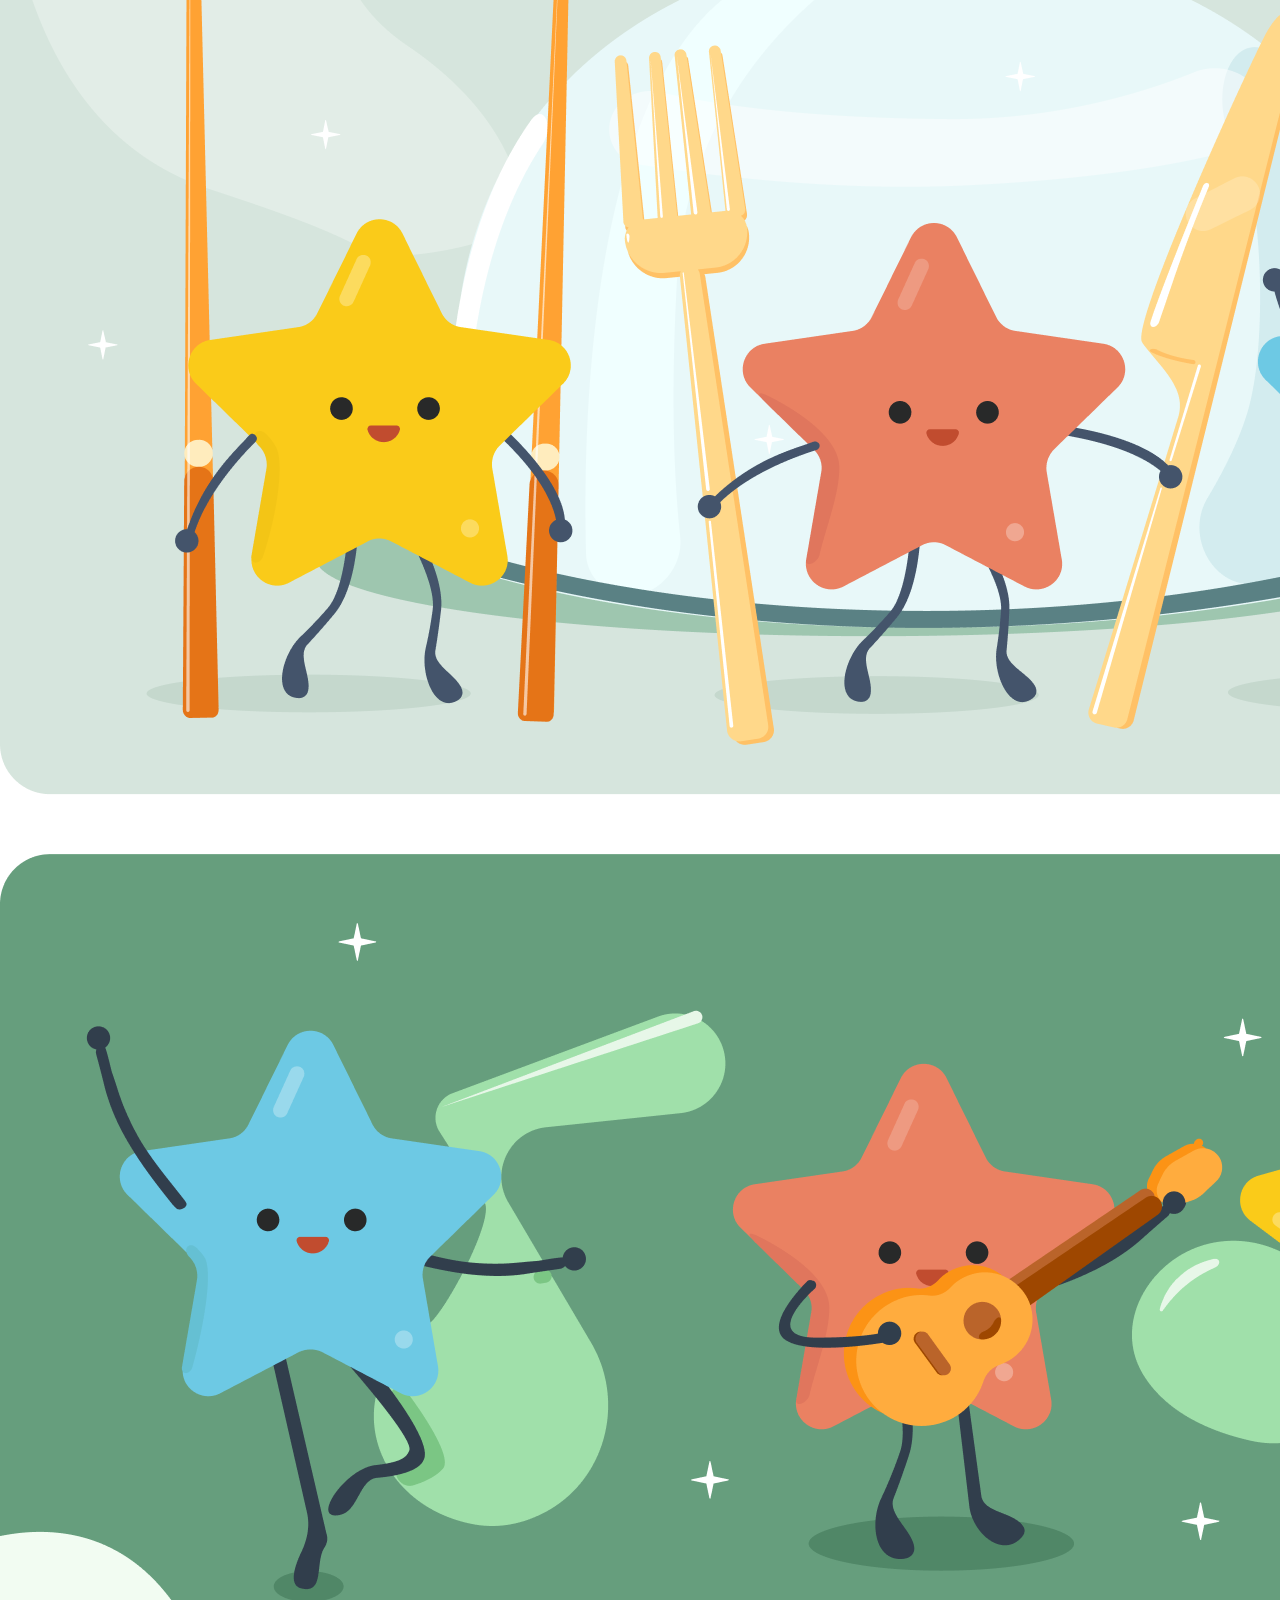
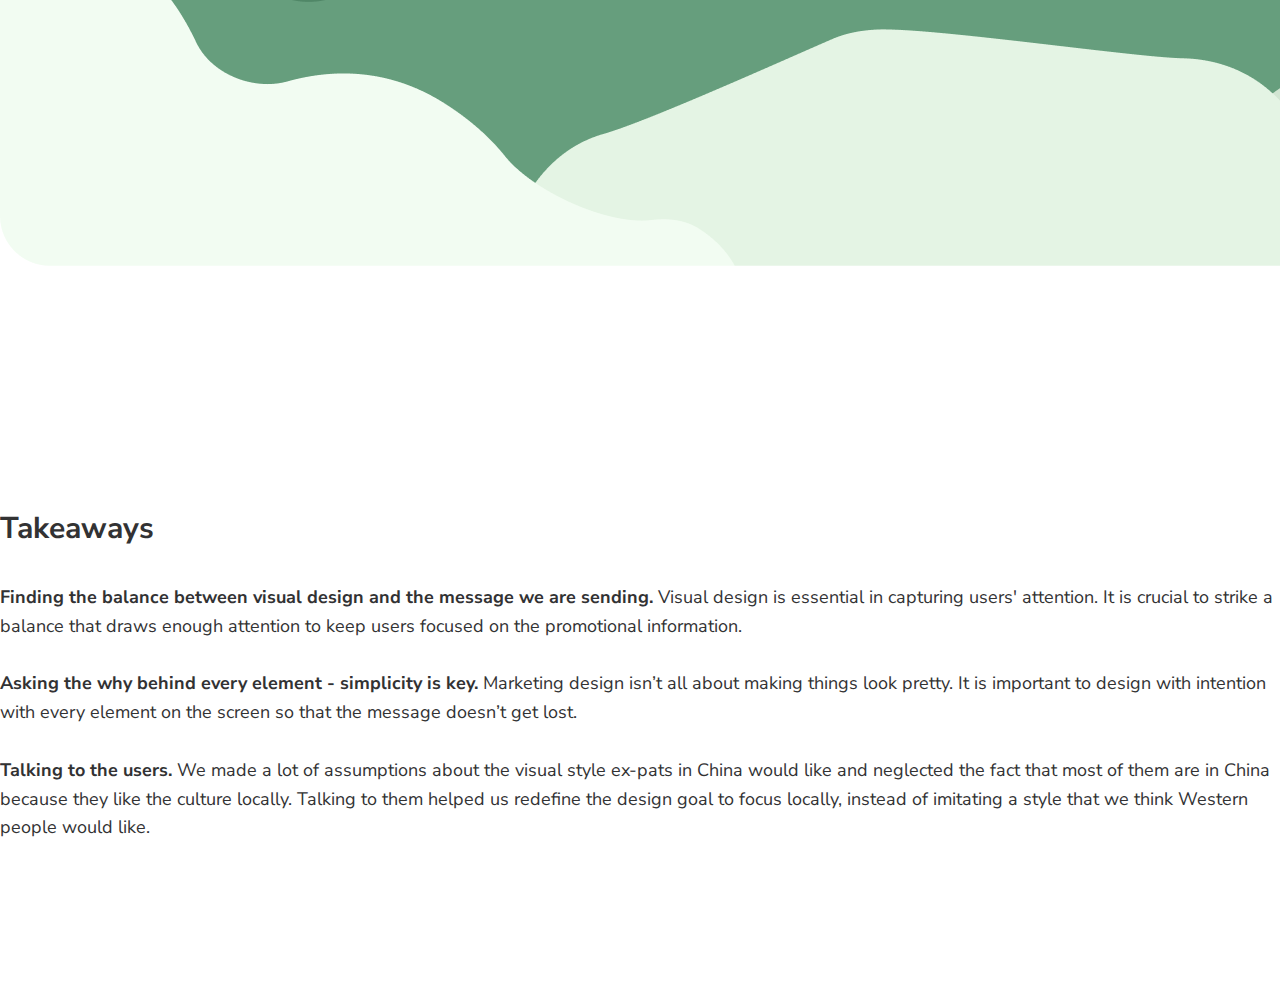
<file: projects/didi.html>
<!-- 
      .--..--..--..--..--..--.
    .' \  (`._   (_)     _   \
  .'    |  '._)         (_)  |
  \ _.')\      .----..---.   /
  |(_.'  |    /    .-\-.  \  |
  \     0|    |   ( O| O) | o|
   |  _  |  .--.____.'._.-.  |
   \ (_) | o         -` .-`  |
    |    \   |`-._ _ _ _ _\ /
    \    |   |  `. |_||_|   |
    | o  |    \_      \     |     -.   .-.
    |.-.  \     `--..-'   O |     `.`-' .'      
  _.'  .' |     `-.-'      /-.__   ' .-'
.' `-.` '.|='=.='=.='=.='=|._/_ `-'.'
`-._  `.  |________/\_____|    `-.'
   .'   ).| '=' '='\/ '=' |
   `._.`  '---------------'
           //___\   //___\          
             ||       ||
             ||_.-.   ||_.-.
            (_.--__) (_.--__)    Hellooooooooooo
 -->

<!DOCTYPE html>
<html lang="en" dir="ltr">
  <head>
    <meta charset="utf-8">
    <meta name="viewport" content="width=device-width, initial-scale=1, shrink-to-fit=no">
    <title>WeChat Group | Jacqueline Ji </title>
    <link rel="stylesheet" href="https://cdn.jsdelivr.net/npm/bootstrap@4.5.3/dist/css/bootstrap.min.css" integrity="sha384-TX8t27EcRE3e/ihU7zmQxVncDAy5uIKz4rEkgIXeMed4M0jlfIDPvg6uqKI2xXr2" crossorigin="anonymous">
    <link rel="stylesheet" href="https://fonts.googleapis.com/icon?family=Material+Icons">
    <link rel="stylesheet" href="../styles/style.css">
    
    <link href="https://fonts.googleapis.com/css2?family=Nunito+Sans:ital,wght@0,200;0,300;0,400;0,600;0,700;1,300&display=swap" rel="stylesheet">
    <!-- <link rel='stylesheet' href='https://unpkg.com/emoji.css/dist/emoji.min.css'> -->
   <!-- Global site tag (gtag.js) - Google Analytics -->
<script async src="https://www.googletagmanager.com/gtag/js?id=G-098KZVTMMS"></script>
<script>
  window.dataLayer = window.dataLayer || [];
  function gtag(){dataLayer.push(arguments);}
  gtag('js', new Date());

  gtag('config', 'G-098KZVTMMS');
</script>
<link rel="shortcut icon" href="../image/blue.png" type="image/x-icon">
  </head>
  <body>


    <div class="container container-fluid ">
      <div id="my-nav" class="">
     
     <header class="site-header">
       <div class="wrapper site-header__wrapper">
         <div class="site-header__start">
           <a href="../index.html"  class="brand navbar-brand"><img src="../image/ji.svg" id="logo" alt=""></a>
         </div>

         <div class="site-header__middle">
           <nav class="nav">
            
             <ul class="nav__wrapper">
               <li class="nav__item active"><a href="../index.html">Work</a></li>
               <li class="nav__item"><a href="../playground.html">Playground</a></li>
               <li class="nav__item"><a href="about.html">About</a></li>
               <!-- <li class="nav__item ext-link"><a target="_blank" href="https://drive.google.com/file/d/1cSMUrTVeSQa-gBX3y5DPy2ZeYbupSTVC/view?usp=sharing">Resume<i class="material-icons sm-icon">north_east</i></a></li> -->
             </ul>
           </nav>
 
         </div>
    
         <button class="nav__toggle" aria-expanded="false" type="button" data-ol-has-click-handler="">
           <i class="icon-toggle material-icons sm-icon" >menu</i>
         </button>

 
       </div>
     </header>
   </div>
   </div>

    
    <div class="container my-container-sm container-fluid ">
    

   


      <img src="../project-didi/didi-cover.png" class="img-fluid project-head w-100 internship-img " alt="header-img">

      <h2 >Internship @DiDi</h2>
      <div class=" row internship-type justify-content-between ">
  
        <div class="col-12 col-md-auto mb-4 mb-md-4 mb-lg-0" >
          <div class="text-justify">
          <p class="text-uppercase intro-type" >Role</p>
          <p class="type-content">User research,<br>marketing design</p>
        </div>
        </div>
      
        <div class="col-12 col-md-auto mb-4 mb-md-4 mb-lg-0 ">
          <div class="text-justify">
          <p class="text-uppercase intro-type">Team</p>
          <p class="type-content" >DiDi English Team</p>  
        </div>  
        </div>

        <div class="col-12 col-md-auto mb-4 mb-md-4 mb-lg-0">
          <div class="text-justify">
          <p class="text-uppercase intro-type">Timeline</p>
          <p class="type-content">May - Aug 2020</p>
        </div> 
        </div>

        <div class="col-12 col-md-auto mb-4 mb-md-4 mb-lg-0">
          <div class="text-justify">
          <p class="text-uppercase intro-type">Location</p>
          <p class="type-content">Beijing, China</p>
        </div> 
        </div>

      
    </div>
    
    <div class="row">
      <div class="line"></div>   
    </div>
    


    <div class="row align-items-start internship-row-start">
      <div class="col-12 col-md-4">
        <h3  >Introduction</h3>
      </div>
      <div class="col-md-7 col-12">

        <p><a class="paragraphLink" target="_blank" href="http://didiglobal.com/">DiDi</a>  is the main ride-hailing app in China with over 550 million riders. I worked as the sole designer on DiDi English team to design the illustration for the marketing campaign DiDi Saturday - the biggest annual promotion event.</p>
       
      </div>

    </div>


        
    <div class="row align-items-start internship-row">
      <div class="col-12 col-md-4">
        <h3 >Project highlights</h3>
      </div>
      <div class="col-md-7 col-12">


        <div class="featuredProject">
        <h5>DiDi Saturday Annual Campaign <em class="project-status" >[Launched🚀]</em></h5>
        <p>Didi Saturday is the largest annual marketing campaign for DiDi’s English version. Every Saturday, riders receive an automatic 25% discount on all rides. The objective is to incentivize riders to choose Didi over other transportation options through multi-channel marketing exposures, and ultimately create a habit of booking DiDi rides and drive profit.</p>
        <img src="../project-didi/DiDi-Sat.png" class="img-fluid internship-body-img w-100 " alt="header-img"> 
      
      <p>As the only designer on the marketing team, I created the campaign logo, key visuals, illustration library, and marketing assets for both in-app and social media marketing.</p>
      <img src="../project-didi/illustration.png" class="img-fluid internship-body-img w-100 " alt="header-img"> 
      <p><a class="paragraphLink" target="_blank" href="https://woodflampoefoam.notion.site/DiDi-Saturday-6d4adcecfe3c451b8fcc89991ea08722?pvs=4">Read the full project-></a>  </p>
        </div>
        <br><br><br>
        <div class="featuredProject">
          <h5>Rewards Club<em class="project-status" > [Live in App]</em></h5>
          <p>An in-app rewards Program for users to explore deals nearby. </p>
          <img src="../project-didi/rc-cover.png" class="img-fluid internship-body-img w-100 " alt="header-img"> 
      
          <p>As part of my responsibilities, I designed the program logo, UI, and illustration library.</p>
        
        <img src="../project-didi/rc.png" class="img-fluid internship-body-img w-100 " alt="header-img"> 
        <br>
        <p>I worked with 12 partner businesses for the initial launch of the Rewards Club platform to ensure that their brands were adequately represented on Rewards Club. At the same time, I provided visual assets to promote DiDi on their platforms.</p>
        <br>
        <p>Here are some of the visual assets I designed: </p>
        <img src="../project-didi/rc-graphic.png" class="img-fluid internship-body-img w-100 " alt="header-img"> 
        
        
      </div>

      <br><br><br>


      </div>

    </div>


    <div class="row align-items-start internship-row">
      <div class="col-12 col-md-4">
        <h3>Takeaways</h3>
      </div>
      <div class="col-md-7 col-12">

        <p> <strong>Finding the balance between visual design and the message we are sending.</strong>

          Visual design is essential in capturing users' attention. It is crucial to strike a balance that draws enough attention to keep users focused on the promotional information.
          <br><br>
          <strong>Asking the why behind every element - simplicity is key.</strong>
          Marketing design isn’t all about making things look pretty. It is important to design with intention with every element on the screen so that the message doesn’t get lost. 
          <br><br>
          <strong>Talking to the users.</strong> 
          
          We made a lot of assumptions about the visual style ex-pats in China would like and neglected the fact that most of them are in China because they like the culture locally. Talking to them helped us redefine the design goal to focus locally, instead of imitating a style that we think Western people would like.</p>
      </div>
    </div>



      <div class="mx-auto  align-self-center project-footer">



      
         
      </div>


</div>








<script src="../js/portfolio.js"></script>
<script src="https://code.jquery.com/jquery-3.2.1.slim.min.js" integrity="sha384-KJ3o2DKtIkvYIK3UENzmM7KCkRr/rE9/Qpg6aAZGJwFDMVNA/GpGFF93hXpG5KkN" crossorigin="anonymous"></script>
<script src="https://cdnjs.cloudflare.com/ajax/libs/popper.js/1.12.9/umd/popper.min.js" integrity="sha384-ApNbgh9B+Y1QKtv3Rn7W3mgPx-mdhU9K/ScQsAP7hUibX39j7fakFPskvXusvfa0b4Q" crossorigin="anonymous"></script>
<script src="https://maxcdn.bootstrapcdn.com/bootstrap/4.0.0/js/bootstrap.min.js" integrity="sha384-JZR6Spejh4U02d8jOt6vLEHfe/JQGiRRSQQxSfFWpi1MquVdAyjUar5+76PVCmYl" crossorigin="anonymous"></script>


  </body>
</html>
</file>
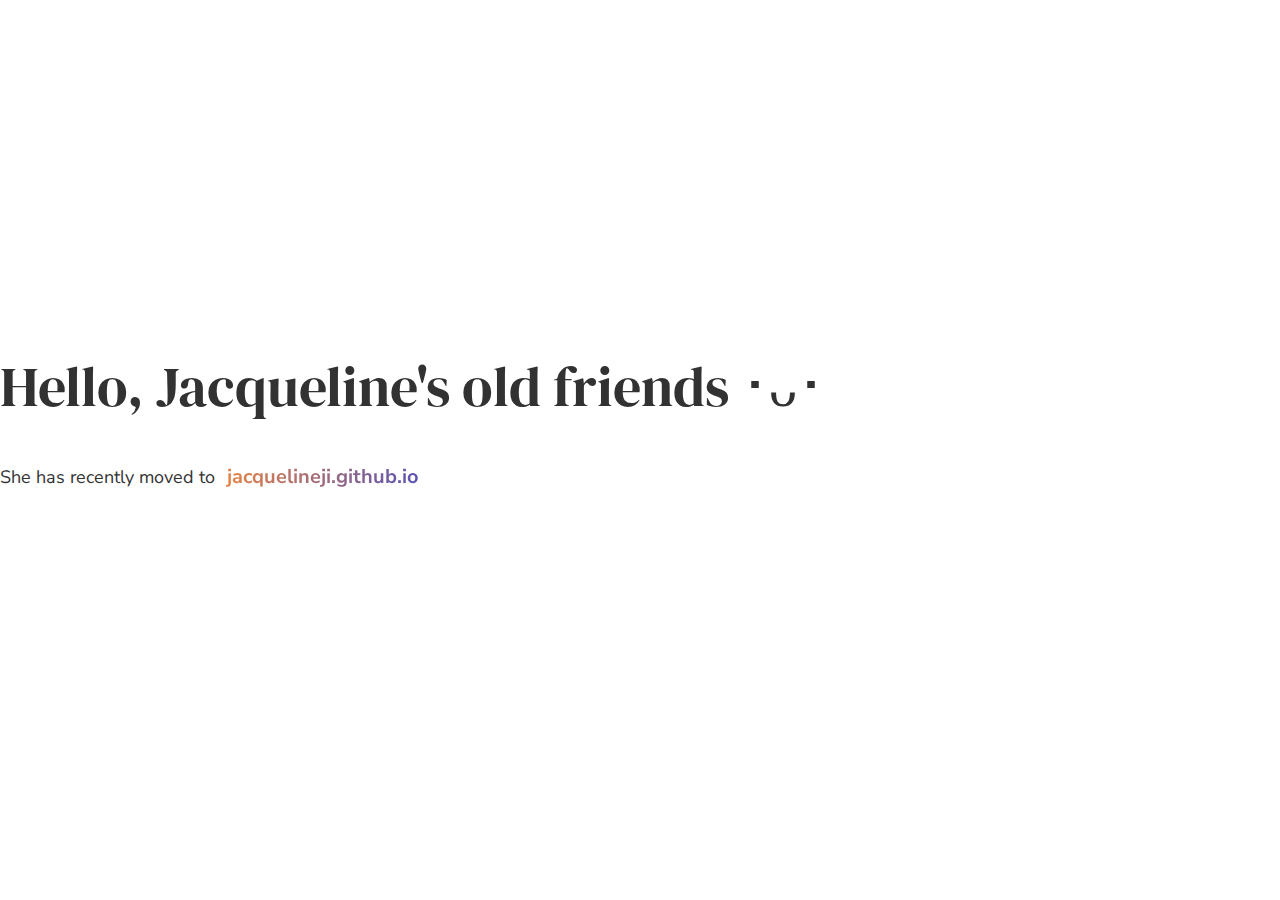
<file: projects/pear.html>
<!-- 
      .--..--..--..--..--..--.
    .' \  (`._   (_)     _   \
  .'    |  '._)         (_)  |
  \ _.')\      .----..---.   /
  |(_.'  |    /    .-\-.  \  |
  \     0|    |   ( O| O) | o|
   |  _  |  .--.____.'._.-.  |
   \ (_) | o         -` .-`  |
    |    \   |`-._ _ _ _ _\ /
    \    |   |  `. |_||_|   |
    | o  |    \_      \     |     -.   .-.
    |.-.  \     `--..-'   O |     `.`-' .'      
  _.'  .' |     `-.-'      /-.__   ' .-'
.' `-.` '.|='=.='=.='=.='=|._/_ `-'.'
`-._  `.  |________/\_____|    `-.'
   .'   ).| '=' '='\/ '=' |
   `._.`  '---------------'
           //___\   //___\          
             ||       ||
             ||_.-.   ||_.-.
            (_.--__) (_.--__)    Hellooooooooooo
 -->


<!DOCTYPE html>
<html lang="en" dir="ltr">
  <head>
    <meta charset="utf-8">
    <meta name="viewport" content="width=device-width, initial-scale=1, shrink-to-fit=no">
    <title>PEAR | Jacqueline Ji</title>
    <link rel="stylesheet" href="https://cdn.jsdelivr.net/npm/bootstrap@4.5.3/dist/css/bootstrap.min.css" integrity="sha384-TX8t27EcRE3e/ihU7zmQxVncDAy5uIKz4rEkgIXeMed4M0jlfIDPvg6uqKI2xXr2" crossorigin="anonymous">
    <link rel="stylesheet" href="https://fonts.googleapis.com/icon?family=Material+Icons">
    <link rel="stylesheet" href="../styles/style.css">
    
    <link href="https://fonts.googleapis.com/css2?family=Nunito+Sans:ital,wght@0,200;0,300;0,400;0,600;0,700;1,300&display=swap" rel="stylesheet">
    <!-- <link rel='stylesheet' href='https://unpkg.com/emoji.css/dist/emoji.min.css'> -->

<!-- Global site tag (gtag.js) - Google Analytics -->
<script async src="https://www.googletagmanager.com/gtag/js?id=G-098KZVTMMS"></script>
<script>
  window.dataLayer = window.dataLayer || [];
  function gtag(){dataLayer.push(arguments);}
  gtag('js', new Date());

  gtag('config', 'G-098KZVTMMS');
</script>

<link rel="shortcut icon" href="../image/blue.png" type="image/x-icon">
    
  </head>
  <body>
   
    <div class="container my-container  container-fluid ">
  
  
      <div class="row header py-md-2 py-lg-3 justify-content-center">
        
        <div class="col-12 col-md-12 col-lg-10 head py-2 py-md-0 ">
          <p class="catchphrase">Hello, Jacqueline's old friends ･ᴗ･</p>
          <br>
         <p class="intro" > She has recently moved to<a href="https://jacquelineji.github.io/" class="stretched-link brand navbar-brand gradient-text">jacquelineji.github.io</a></p>
  
       
        </div>
   
  
  
      </div>
    </div>
  
   </body>
</html>
</file>
<file: styles/style.css>
@import url('https://fonts.googleapis.com/css2?family=Inter:wght@200;300;400;500;600;700;800&family=Nunito+Sans:ital,wght@0,300;0,400;0,600;0,700;0,800;0,900;1,400;1,600&family=Open+Sans:ital,wght@0,300;0,400;0,600;1,400&display=swap');
@import url('https://fonts.googleapis.com/css2?family=DM+Serif+Display&display=swap');
body{
  box-sizing: border-box;
  margin: 0;
  padding: 0;
  width: 100%;
  overflow-x: hidden;
  margin-top: 24vh;
  font-family: 'Nunito Sans', sans-serif;
  padding-top: 16em;
  line-height: 1.6;
  font-size: 18px;

}

:root{
  --black: #323233;
  --black02:#5B5B63;
  --grey:#8E9197;
  --lightGrey:#DADBDF;
  --lightGrey02:#efefef;
  
  --greyHover:#F2F3F5;
  --lightGrey03:#F5F6F6;
  --nav-height:74px;
  
}

/* temp */
.alert{
margin-top: -2em;
}
/* temp */


.my-container{ 
  padding-top: 24vh;
}



/* .project-bg {
  background-color: rgba(0,0,0,0.1);
  background-color: #EEF3F5;
} */

.design-container{
  padding-top: 0vh !important;

}

.nav__item a {
  display: block;
  padding: 1.5rem 1.5rem;

  font-weight: bold;
  text-decoration: underline;
  text-decoration-color: rgba(255, 0, 0, 0);
  text-underline-offset: 0.4em;
  text-decoration-thickness: 3px;
  

}

/* jac-animate */
.animate-jac{
  margin: 0;
  padding: 0;
  box-sizing: border-box;
  float: right;
  border-radius: 16px;

}
.face{
  position: relative;
  width: 48vh;
  height: 48vh;
  display: flex;
  justify-content: center;
  align-items: center;
  background-image: url("../image/animate.gif");
  background-size: 48vh 48vh;
  border-radius: 16px;
}

.face::before{
  content: '';
  position: absolute;
  top: 56%;
  left: 94%;
  width:10px;
  height: 20px;
  background: #ECA49A;
  border-top-right-radius: 10px;
  border-bottom-right-radius: 10px;
  border-top-left-radius: 4px;
  border-bottom-left-radius: 4px;
  transition: 0.5s;
}

.face:hover::before{
  /* top: -10px; */
  
  left: 92%;
  width:18px;
  height: 20px;
  border-top-right-radius: 10px;
  border-bottom-right-radius: 10px;
  border-top-left-radius: 4px;
  border-bottom-left-radius: 4px;
  transition: all 100ms;

}

.face:hover{

  cursor:url("data:image/svg+xml;utf8,<svg xmlns='http://www.w3.org/2000/svg'  width='40' height='48' viewport='0 0 100 100' style='fill:black;font-size:24px;'><text y='50%'>🥳</text></svg>") 16 0,auto; 
}
.eyes{
  position: relative;
  top: 9%;
  left: 39%;

  
}

.eyes .eye{
  position: relative;
  width: 32px;
  height: 32px;
  display: block;
  /* background: white; */
  margin: 38px 0;
  border-radius: 50%;
  transition: all 300ms;
}

.eyes .eye::before{
content: '';
position: absolute;
top:50%;
left:25px;
transform: translate(-50%,-50%);

width: 26px;
height: 18px;
background: #7DAAB6;
border-radius: 12px;

}








/* fallling emojis */
/* snowflakes */


.snowflakes {
  overflow: hidden;
  color: #fff;
  font-size: 1.5em;
  /* text-shadow: 0 0 1px #000; */
}

@-webkit-keyframes snowflakes-fall{0%{top:-10%}100%{top:100%}}@-webkit-keyframes snowflakes-shake{0%{-webkit-transform:translateX(0px);transform:translateX(0px)}50%{-webkit-transform:translateX(80px);transform:translateX(80px)}100%{-webkit-transform:translateX(0px);transform:translateX(0px)}}@keyframes snowflakes-fall{0%{top:-10%}100%{top:100%}}@keyframes snowflakes-shake{0%{transform:translateX(0px)}50%{transform:translateX(80px)}100%{transform:translateX(0px)}}.snowflake{position:fixed;top:-10%;z-index:9999;-webkit-user-select:none;-moz-user-select:none;-ms-user-select:none;user-select:none;cursor:default;-webkit-animation-name:snowflakes-fall,snowflakes-shake;-webkit-animation-duration:10s,3s;-webkit-animation-timing-function:linear,ease-in-out;-webkit-animation-iteration-count:infinite,infinite;-webkit-animation-play-state:running,running;animation-name:snowflakes-fall,snowflakes-shake;animation-duration:10s,3s;animation-timing-function:linear,ease-in-out;animation-iteration-count:infinite,infinite;animation-play-state:running,running}.snowflake:nth-of-type(0){left:1%;-webkit-animation-delay:0s,0s;animation-delay:0s,0s}.snowflake:nth-of-type(1){left:10%;-webkit-animation-delay:1s,1s;animation-delay:1s,1s}.snowflake:nth-of-type(2){left:20%;-webkit-animation-delay:6s,.5s;animation-delay:6s,.5s}.snowflake:nth-of-type(3){left:30%;-webkit-animation-delay:4s,2s;animation-delay:4s,2s}.snowflake:nth-of-type(4){left:40%;-webkit-animation-delay:2s,2s;animation-delay:2s,2s}.snowflake:nth-of-type(5){left:50%;-webkit-animation-delay:8s,3s;animation-delay:8s,3s}.snowflake:nth-of-type(6){left:60%;-webkit-animation-delay:6s,2s;animation-delay:6s,2s}.snowflake:nth-of-type(7){left:70%;-webkit-animation-delay:2.5s,1s;animation-delay:2.5s,1s}.snowflake:nth-of-type(8){left:80%;-webkit-animation-delay:1s,0s;animation-delay:1s,0s}.snowflake:nth-of-type(9){left:90%;-webkit-animation-delay:3s,1.5s;animation-delay:3s,1.5s}

/* jac-animate end  */



.navbar-brand {
  padding: 0 12px;

}

.brand{
  color: white;
}
/* .site-header__start{
  background: var(--black);
}
 */


.ext-link{
  display:flex;
  align-items: center;

}

.sm-icon{
 
  font-size: 16px !important;
  vertical-align: middle;
  margin-bottom: 2px;

}




/* language start */


.language {
  color:var(--grey);
}
.language a{
  color: var(--black);
  text-decoration: none;
  /* margin-left: 4px;
  margin-right: 4px; */

}

.language .CN {
  color:var(--grey);
  text-decoration: none;
  padding: 8px 12px 8px 8px;
  border-radius: 100px;
}
.language .CN:hover {
   color:var(--black);
   background-color: var(--greyHover);
}


 
.CN{
  display: flex;
  vertical-align: middle ;
}

.CN a {
  display:inline-block;
  text-align: center;
}


.CN i{
  margin-right: 4px;
  vertical-align: middle ;
}


.language{
  margin-right: 2vh;
}

/* language switch end */



#logo{
  margin-left: 2vh;

}

  .active a{
    color: var(--black) !important;
    text-decoration-color: var(--black) !important;
  }

  


p, h3, h5, h6{
  color: var(--black);

}

.small-text{
  font-size: 16px;
  color: #acacac;
  font-weight: 300;
}

#number-21{
  font-size: 32px;
  color: #4F92A0;
  font-weight: 700;
}





  @media (min-width: 660px) {

    /* .site-header{
      margin-top: 2em;
    } */
    .site-header__wrapper {
      padding-top: 0;
      padding-bottom: 0; } }






@media (min-width: 660px) {
  .nav__wrapper {
    display: flex; 

  } }



 





@media (max-width: 659px) {



  
  .face::before{
    content: '';
    position: absolute;
    top: 56%;
    left: 94%;
    width:10px;
    height: 20px;

  }


  .alert{
    margin-top: 2em;
  }



  .navbar-brand {
    padding: 0 0;
  
  }



  .site-header__end {
    position: fixed;
    right:56px; } 


  .nav__wrapper {
    position: absolute;
    top: 100%;
    right: 0;
    left: 0;
    z-index: -1;
    background-color: white;
    visibility: hidden;
    opacity: 0;

    
    transform: translateY(-100%);
    transition: transform 0.3s ease-out, opacity 0.3s ease-out; }
    .nav__wrapper.active {
      visibility: visible;
      opacity: 1;
      transform: translateY(0); } 
    
    
  
      .nav__item a{
        text-decoration: none ;
      }
    }








/* menu button style */

  /* .button{
    -webkit-appearance:none;
    -moz-appearance:none;
    appearance:none;
    color:#fff;
    padding:.5rem 1rem;
    border-radius:5px;
    text-align:center;
  }
  
  .button svg{
    display:inline-block;
    vertical-align:middle;
    width:24px;height:24px;
    fill:#fff;
  
  }
  .button span{
    display:none;
  
  } */

  .nav__toggle i{


    font-size: 32px !important;
  }
  
 .icon-hide{
   display: none !important;
 }
  .nav__toggle {
    border: none;
    background: none;
    color: var(--black);
    text-align: center;
    line-height: normal;
    padding: 0;
    
    justify-content: center;
    height: 32px;

    display: none; 
  }






/* menu button end */



  @media (max-width: 659px) {

  
  

    /* .face::before{
      display: block;
    }
     */
  
  
  


    .container{
      padding-top: 8vh !important;
    }

    #my-nav{
      padding-top: 1em !important;
      background-color: white;
  
    
    }





    .nav__toggle {

      display: inline-block;
      align-items: flex-end;
     } }
     

     



      /* nav-style */


      .wrapper{
        max-width:1140px;
        padding-left:1rem;
        padding-right:1rem;
        margin-left:auto;
        margin-right:auto;
        
      }
        
      *,*:before,*:after{
        box-sizing:border-box
      }
      
      
      a{
        text-decoration:none;
        color:var(--black)
      }
      header html{
        -webkit-font-smoothing:antialiased;
        -moz-osx-font-smoothing:grayscale;
      
      }
      
      
      
      .sr-only{
        position:absolute;
        clip:rect(1px,1px,1px,1px);
        padding:0;
        border:0;
        height:1px;
        width:1px;
        overflow:hidden;
      }
      
  
      
      
  
        
        .button--icon{min-width:initial;padding:.5rem}
        
      
      /*nav end */
      
      
      
      /* nav */
      
      .wrapper{
        max-width:1140px;
        padding-left:1rem;
        padding-right:1rem;
        margin-left:auto;
        margin-right:auto;
        
      }
        
      /* *,*:before,*:after{
        box-sizing:border-box
      }
       */
      
      a{
        text-decoration:none;
        color:#222
      }
      header html{
        -webkit-font-smoothing:antialiased;
        -moz-osx-font-smoothing:grayscale;
      
      }
      

      

      
      /*nav style end */
      
     
    
      #my-nav{
        width: 100%;
        position: fixed;
        z-index: 2;
        height: var(--nav-height);
        transition: transform 0.2s ;
        top: 0;
      
      }

      .nav--hidden{
        transform: translateY(calc(-1 * var(--nav-height)));
        
      }



      
/* nav end  */


/* landing block starts */



.catchphrase{
  font-family: "DM Serif Display", serif;
  font-size: 56px;

  color: var(--black);
  margin-top: 15vh; /* head text distance to top*/
  line-height:72px;
}


.catchphrase-2{
  font-size: 28px;
  font-weight: 600;
  color: var(--black);
}

.jp-bk{
  font-style: normal;
  color: var(--lightGrey);
  font-weight: bold;

}

.intro{
  font-size: 18px;
  /* color: var(--black02); */
  margin-top: 1vh;
}

.company{
  /* font-weight: bold; */
  color: var(--black02);
}

.about{
  font-size: 18px !important;
  
}
.catchphrase-about{
  font-size: 32px;

  color: var(--black);
  line-height: 40px;
  font-family: "DM Serif Display", serif;
}


.header{
  margin-top: 4vh;
  margin-bottom: 12vh;
} 



.pd{
  border-radius: 12px !important;
  width: 90% !important;

}



.grey-text{
  color: var(--grey) ;
  font-size: 14px;
}
#logo {
  width: 20%;
}

.header img, .animate-jac{
  /* width: 48vh; */
  float: right;
}

.header img, .animate-jac{
  border-radius: 8px;
}

/* .head p{
  margin-left: 4vh;
} */


.brand {
  
  font-weight: bold;
  font-size: 20px; 
}
.brand:hover{
  color: inherit;
}


.site-header {
  z-index: 1;
  position: relative;
  background-color:white;
  margin-bottom: 6em;

 }

.site-header__wrapper {
  display: flex;
  justify-content: space-between;
  align-items: center;
  /* padding-top: 1rem;
  padding-bottom: 1rem;  */
}


  /* landing ends */

  

span{
  font-size: 18px;
}




.hover {
  transition: all 0.2s ease-in-out;
} 

.card{
  border: none;
  border-radius: 0;
  padding: 1.6em;
  padding-bottom: 2em;
  border-radius: 8px;
  /* border-bottom: 2px solid var(--lightGrey02); */
}

.medium-post-card{
  border: 1px solid var(--lightGrey) !important;
  border-radius: 8px;
}
.card:hover{
  box-shadow: 2px 2px 20px rgb(150, 165, 170, 32%);
  transition: all 300ms;
  
}





.coming-soon:hover{
  box-shadow: 0px 0px 2px rgb(108, 125, 131);
  /* border: 1px solid var(--lightGrey) !important; */
  /* box-shadow: none; */
  /* filter: blur(4px); */
  
  
}

.coming-soon:hover .img-wrapper{
opacity: 0;
 /* filter: blur(8px);  */
}

.coming-soon:hover .card-body{
  opacity: 40%;

  }



.coming-text{
  position: absolute;
  text-align: center;
  top: 36%; 
  left: 0; 
  bottom: 0; 
  right: 0;
  opacity: 0;
  font-weight: bold;
  font-size: 20px;
  z-index: 99;
}


.coming-soon:hover .coming-text{
  opacity: 1 ;
  transition: all 300ms;
  
}



/* .card:hover .overlay {
  opacity: 1;
} */

.card-body{
  padding: 0;
  margin-top: 1.6em;
}

.about-gallery{
  padding: 8px !important;

}

.about-gallery-row{
  margin-top: 6em;
}



/* hover-overlay transform */




.img-wrapper {
  
  display: inline-block;
  overflow: hidden;

}


.img-wrapper img {
  transition: transform 0.3s;
  transition-timing-function: ease-in-out;
  transition-delay: 0.01s;
  display: block;
}

.card:hover img{
  transform: scale(1.1);

}


.coming-soon:hover img{
  transform: none;
  
}




     @media(min-width:600px){
       
        
        .button span{display:initial}}


@media (max-width: 768px) {
  
  .header img, .animate-jac{
    float: none;
    justify-content: center;
  }
  .catchphrase{
    margin-top: 8vh;
  }

  .intro{
    margin-bottom:6vh ;
  }

  .catchphrase, .intro{
    text-align: center;
    
  }

 .pear-team{
   margin-top: 4em;
 }
 
 

.pd{
  width: 60% !important;
  margin-top: 2em;
  margin-bottom: 2em;
}


} 

@media (min-width: 992px) and (max-width: 1200px) { 
.catchphrase{
  font-size: 50px;
  margin-top: 4vh;
}

.catchphrase-2{
  font-size: 26px;
}




}



@media (min-width: 768px) and (max-width: 992px) { /*medium screen*/

  .catchphrase{
    margin-top: 0vh;
    font-size: 40px;
    line-height: 60px;
  }

  .catchphrase-2{
    font-size: 24px;
  }

  /* .catchphrase{
    margin-left: 20px;
  } */
  .intro, .catchphrase-2{
    max-width: 100%;
    /* margin-left: 20px; */
  }

  .header img, .animate-jac{
    /* width: 48vh; */
    margin-top: 2em;
    float: left;
  }





 }



 @media (max-width: 575.98px) { 
  .internship-img {
    margin-bottom: 0;
    margin-top: -8vh !important;
  }
  .internship-title{
    margin-bottom: 0 !important;
  }
  .animate-jac{
    float: none;
    margin: 0 auto;
  justify-content: center;

  }
  .face{
    width: 80vw;
    height: 80vw;
    background-size: 80vw, 80vw;
  }

  #logo{
    margin-left: 0;
  }

  .language {
  color: var(--grey);

  }


  .pd{
    width: 60% !important;
  }




.header{
  margin-bottom: 8vh;
} 

.h3-mobile{
  margin-top: -4em;
}

.con-mobile{
  margin-top: -12em;
}

.con-mobile-design{
  margin-top: -5em;
}

.my-container-sm{
  margin-top: 8em;
}





}

@media (max-width: 320px) {


  .face::before{

    top: 44vw;
    left: 74vw;
    width:10px;
    height: 20px;

  }
  .eyes .eye{

    margin: 8vw 0;
  }
  
  .eyes .eye::before{


  left:60%;
  
  width: 7vw;
  height: 5vw;

  
  }
  
  

}
@media (max-width: 250px){

  .face::before{

    display: none;

  }
}

/*demo*/

.hover {
  overflow: hidden;
  position: relative;
  padding-bottom: 62%;
  border-radius: 8px;
}

.hover-overlay {
  width: 100%;
  height: 100%;
  position: absolute;
  top: 0;
  left: 0;
  z-index: 1;
  transition: all 0.3s;
  border-radius: 8px;
}

.hover img {
  width: 100%;
  position: absolute;
  top: 0;
  left: 0;
  transition: all 0.3s;
  border-radius: 8px;
}

.hover-content {
  position: relative;
  z-index: 1;
}




.hover-5-title {
  position: absolute;
  transition: all 0.3s;
  z-index: 99;
  opacity: 0;
  display: inline;
  color: var(--black);

  padding: 8vh 2rem;
  bottom: 4rem;
  left: 0;

  
}



.hover-5:hover #p1, .hover-5:hover #p2, .hover-5:hover #p3, .hover-5:hover #p4 {
  background: rgb(255, 255, 255, 50%); /*OVERLAY-COLOUR*/
  backdrop-filter: blur(30px);
}

.hover-5:hover .hover-5-title {
  opacity: 1;
  /* bottom: 0; */
}

.hover-5:hover .hover-5-title span {
  opacity: 1;
}

.hover-5:hover::after {
  bottom: 0;
}


.img-round{
  border-radius: 4px;
}


/* projects end */





/* overwrite begins */


ol,ul{
  list-style:none;
}



html,body,div,span,applet,object,iframe,p,blockquote,pre,a,abbr,acronym,address,big,cite,code,del,dfn,em,img,ins,kbd,q,s,samp,small,strike,strong,sub,sup,tt,var,b,u,i,center,dl,dt,dd,ol,ul,li,fieldset,form,label,legend,table,caption,tbody,tfoot,thead,tr,th,td,article,aside,canvas,details,embed,figure,figcaption,footer,header,hgroup,menu,nav,output,ruby,section,summary,time,mark,audio,video{
  margin:0;
  padding:0;
  border:0;
  vertical-align:baseline
}

/* overwrite ends */


/* outtro */
.outro p, .outro a{

  font-size: 18px;
  font-weight: 400;
  color: var(--black);

  /* text-align: center; */

}
.contact-link{
  font-weight: 600 !important;
}

.outro p:first-child{
  font-weight: bold;
}
.outro{
  margin-top: 8vh;

  
}




.get-in-touch{
  font-size: 20px !important;
  
}

.made-with{
  margin-top: 2em;
  color: var(--grey) !important;
  font-size: 16px !important;
  
}



/* gradient-text */
/* *{margin:0;padding:0;}
.wrap{width:100%;} */

.gradient-text, .gradient-link{
  background: linear-gradient(to right, #ED853E, #5050BB, #71C2EF);

  background-size: 200% 200%;
  animation: rainbow 2s ease-in-out infinite;
  background-clip: text;
  -webkit-background-clip:text;
  color:rgba(0,0,0,1);
  /* font-size:10rem; */
  /* width:80vw; */
  /* margin:30vh auto; */
  /* display:block; */
  /* text-align:center; */
  transition: color .2s ease-in-out;
  /* text-transform:uppercase; */
  /* font-weight:900; */
}

.gradient-text{
  color:rgba(0,0,0,0);

}

.gradient-text:hover{
  color:rgba(0,0,0,0);

}
@keyframes rainbow { 
  0%{background-position:left}
  50%{background-position:right}
  100%{background-position:left}
}




a{
  color:var(--grey);
}




a:hover{
  font-style: none;
  color:var(--black);
}










	/* projects */


  /* internship */
  .internship-img{
    /* margin-top: 16vh; */
    margin-bottom: 8vh;
    border-radius: 24px;
  }

  .internship-body-img{
    margin-top: 8vh;
    border-radius: 8px;
  }
  
  .internship-body-img-top{
    border-radius: 8px;
  }
  .internship-title{
    /* margin-top: 6em; */
    margin-bottom: 6em;

  }

  .internship-row{
    margin-top: 16vh;
  }
  .internship-row-start{
    margin-top: 2em;
  }



.h2-project{
  font-weight: 700 !important;
  font-size: 40px;
}


.h3-internship{
  /* font-size: 32px; */
  font-weight: 700 !important;
  margin-bottom: 1em;

}

.internship-type{
  margin-top: 2em;
  margin-bottom:2em;

}

.cap-internship{
  font-size: 16px;
  color: #acacac !important;
  /* margin-bottom: 1em; */

 
}

.img-cap{
  font-size: 16px;
  color: var(--grey);
}
.line{
  flex: auto;
  height: 2px;
  background: var(--lightGrey02);
  margin: 6vh 1vw;
  }


    /* internship */
    
  .my-row{

    margin-bottom: 8vh;
  }

  .my-col{

    margin-bottom: 8vh;
  }



  .project-title{
    font-size: 22px;
    font-weight: bold;
    line-height: 32px;
    color: var(--black);
   
  }

  .stretched-link{
    text-decoration: none !important;
  }

  

  .project-des{
    font-size: 18px;
    margin-bottom: 18px;
    display: none;
  }


  .tags{
    font-size: 16px !important;
    margin-top: 0.8em;
  }

  .badge{
    font-weight: 600;
    color: #435062;
    background-color: #EDF1F4;
    border-radius: 0.4em;
    padding: 0.4em 0.6em;
    margin-right: 0.4em;
    letter-spacing: 0.06em;

  }

  .cap-tags span{
    font-size: 14px;
    color: var(--black02);
    font-weight: normal !important;
  }
.project-head{
 margin-top: 8vh;
}

.project-type{
  margin-top: -8em;
  margin-bottom:2em;

}



.project-footer{
  margin-top: 18vh;
  margin-bottom: 12vh;
  

}

.project-footer a, .project-footer p{
  font-weight: normal !important;
  color: var(--grey);
}




.cap{
  font-size: 12px;
  color: #acacac !important;
  margin-bottom: 1em;

 
}



h3{
  font-weight:700 ;
  font-size: 30px;
  color: var(--black);
}



.h3-project, .h3-21, .h3-didi, .h3-pear{

  /* font-weight: 700 !important; */
  margin-top: 6em;
  margin-bottom: 1em;

}


.h3-design{

  font-weight: 700 !important;
  margin-top: 6em;

}

.design-title{
  margin-bottom: 2em;
}




.h3-pear-sp{
  font-weight: 700 !important;
  margin-top: 4em;
}


.h3-pear-sp-2{

  font-weight: 700 !important;
}

.h3-21-sp{
  color: #4F92A0;
  font-weight: 700 !important;
  margin-top: -8em;
  margin-bottom: -6em;
}

.h6-21-sp{

  z-index: 999;
  margin-top: -8em;
  margin-bottom: -6em;
}



.h3-21-sp-2{

  font-weight: 700 !important;

  margin-bottom: 1em;
}





.h3-design-sp{

  font-weight: 700 !important;
  margin-top: -2em;
  margin-bottom: 1em;
}


.h5-21,.h5-pear,.h5-didi{
  font-size: 18px;
  font-weight: bold;
  color: var(--black);
  margin-top: 4em;
  margin-bottom: 1em;
}





.h5-didi-sp{
  font-size: 16px;
  font-weight: bold;
  color: var(--black);
  margin-top: -8em;
  margin-bottom: 1em;
}



.problem-card{
  box-shadow: 8px 8px 12px rgba(73, 74, 102, 0.08);
  border-radius: 8px;
  
}
.problem p{
  font-size: 18px;
  margin-top: 1em;
  margin-bottom: 1em;

}

.theme{  /*didi theme*/
  color:#FF7D41;

}

.h6-21{
  font-size: 20px;
  font-weight: bold;
  color: var(--black);
  margin-top: 4em;
  margin-bottom: 1em;
}


.decision{

  margin-top: 6em;
  margin-bottom: 1em;
  
}


.v-align{ 
  display: flex;
  align-items:center;
}


.prototype-row{
  margin-bottom: 8em;
}

.em-21{
  font-style:normal !important;
  color: #4F92A0;
}

.p-shadow{
  
  border: 6px solid #fefefe;
  border-radius: 20px;
  box-shadow: 20px 20px 88px rgb(150, 165, 170, 24%);
}


.list-group-item{
  background: transparent  ;
}

.str-21{
  color: #4F92A0;
}

.str-didi{
  color: #FF7D41;
}

/* part of fixing margin */
/* .project-section{
  margin-top: 12em;
  margin-bottom: 20em;
} */

/* part of fixing margin *//* part of fixing margin *//* part of fixing margin *//* part of fixing margin *//* part of fixing margin *//* part of fixing margin */

.TOsource{
  color: #4F92A0;
}


.PEARsource{
  color:#588E11;
}

.DIDIsource{
  color: #FF7D41;
}


.TOsource:active{
  color: #083244;
}
</file>
